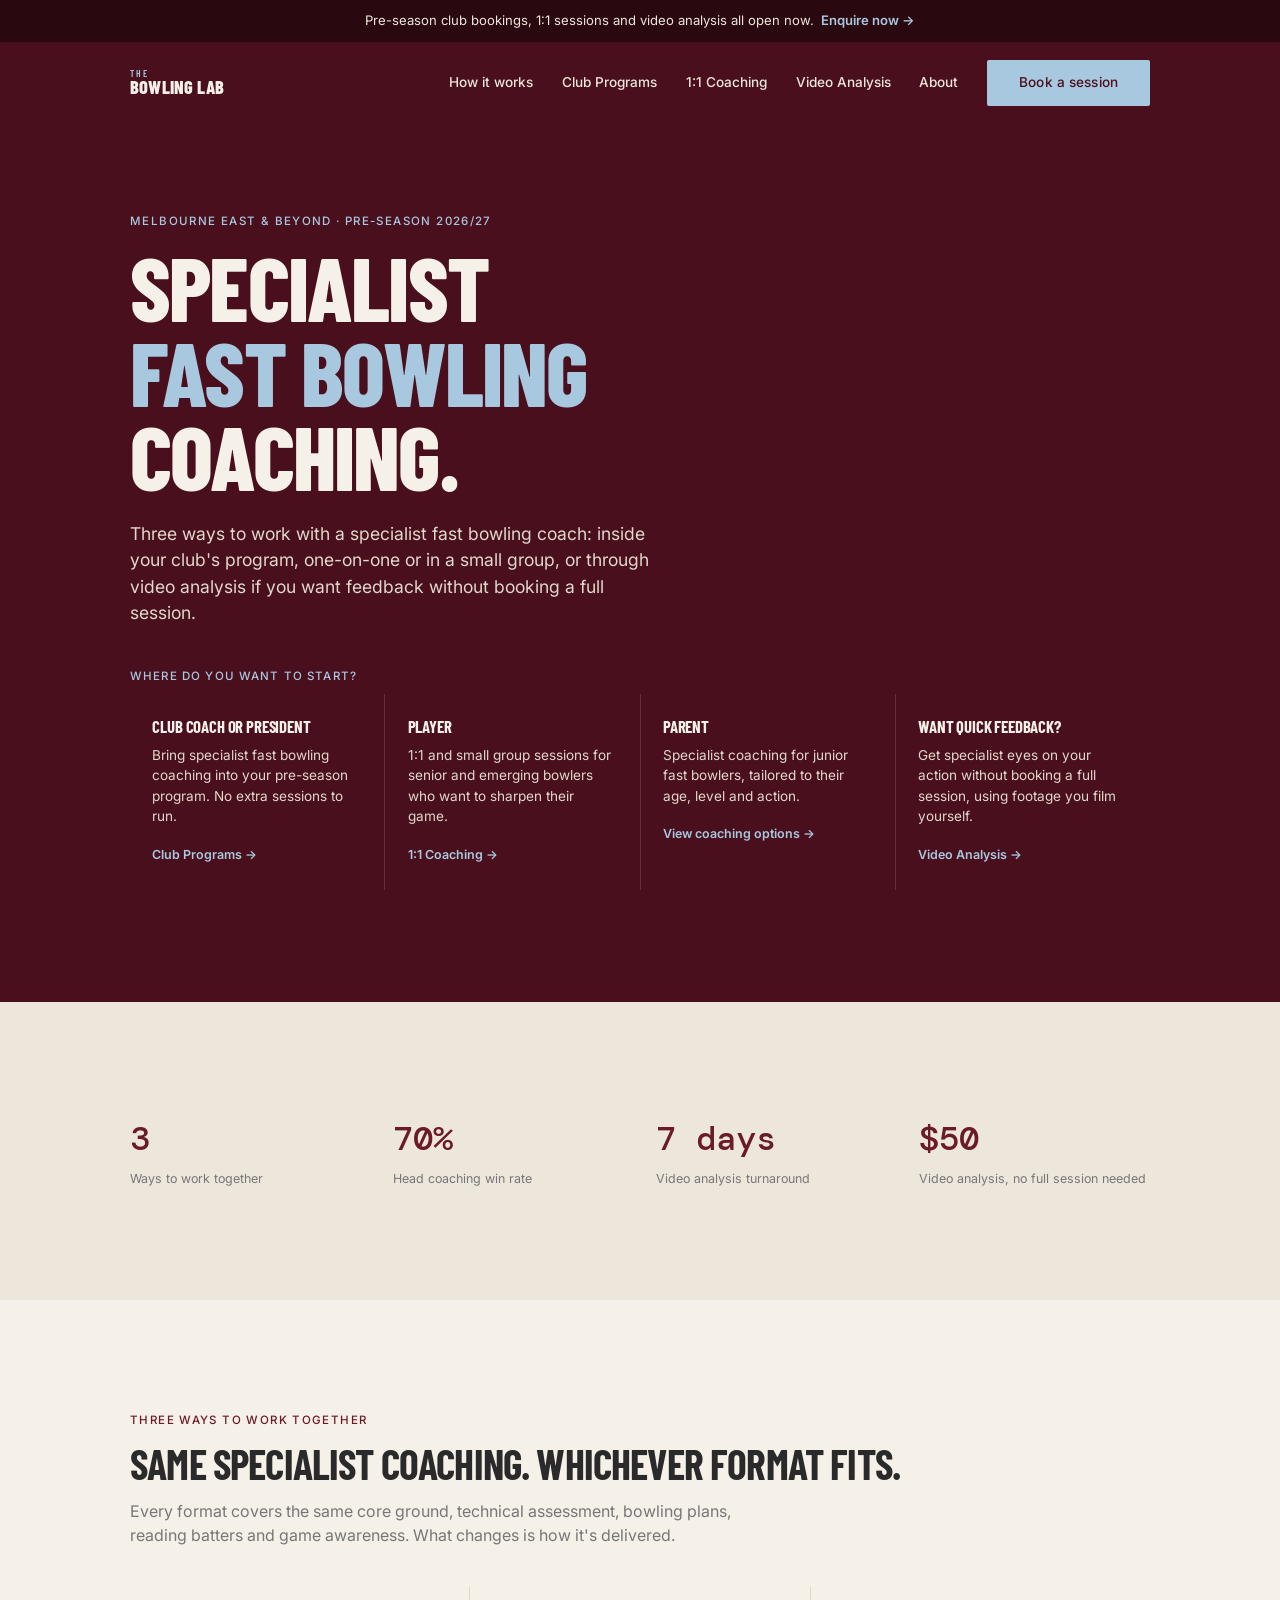
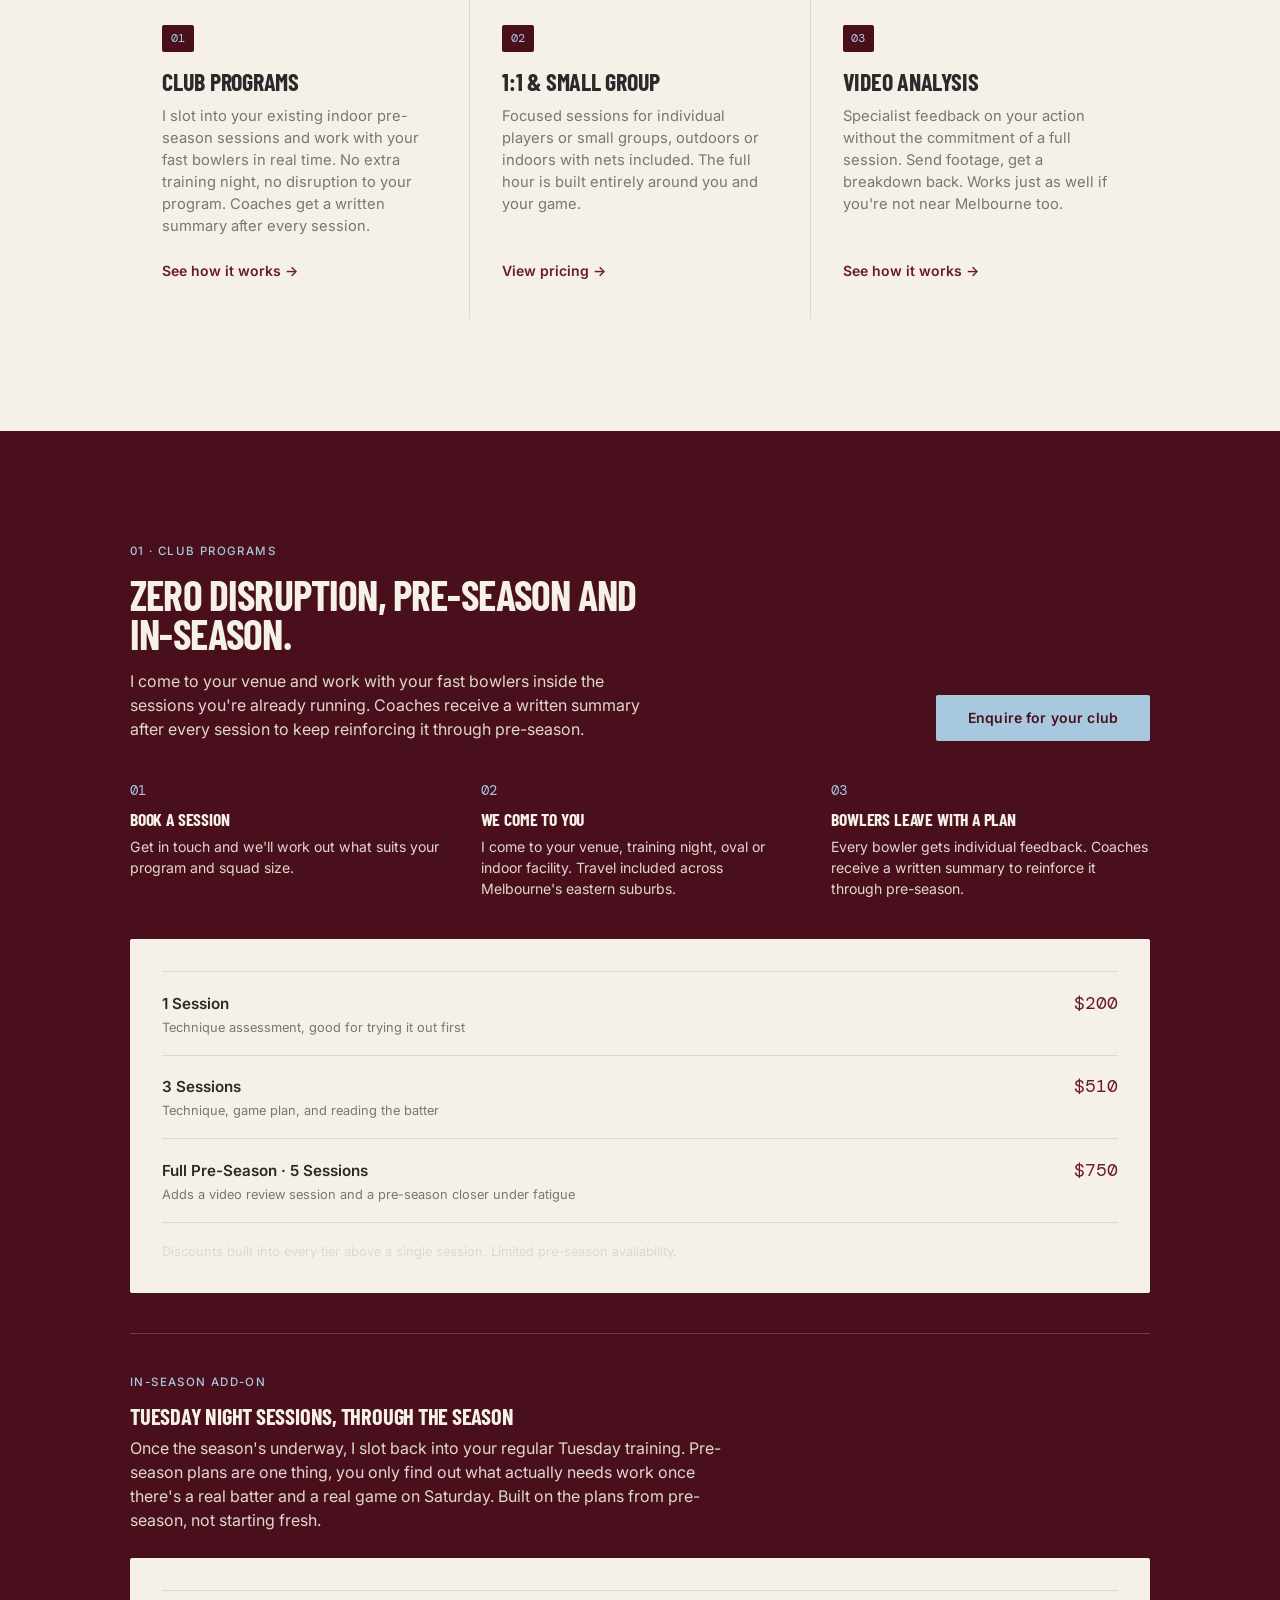
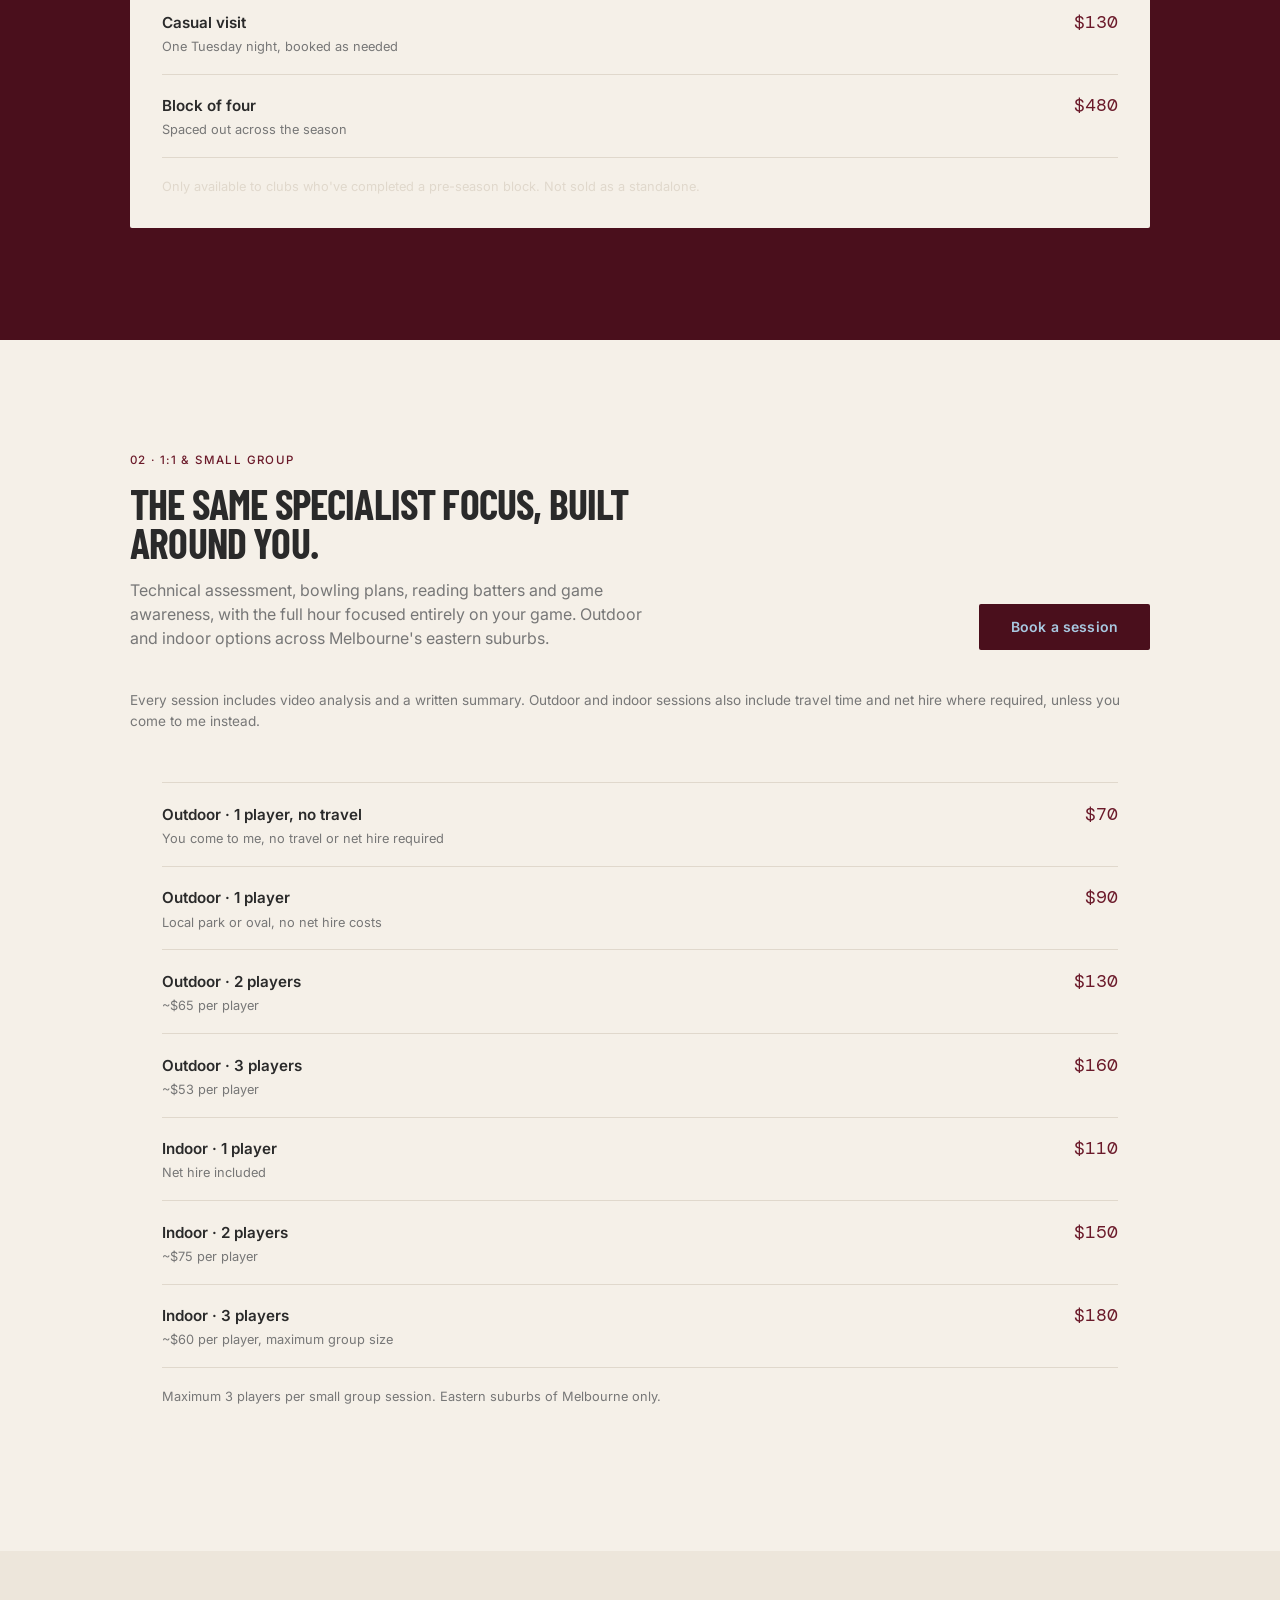
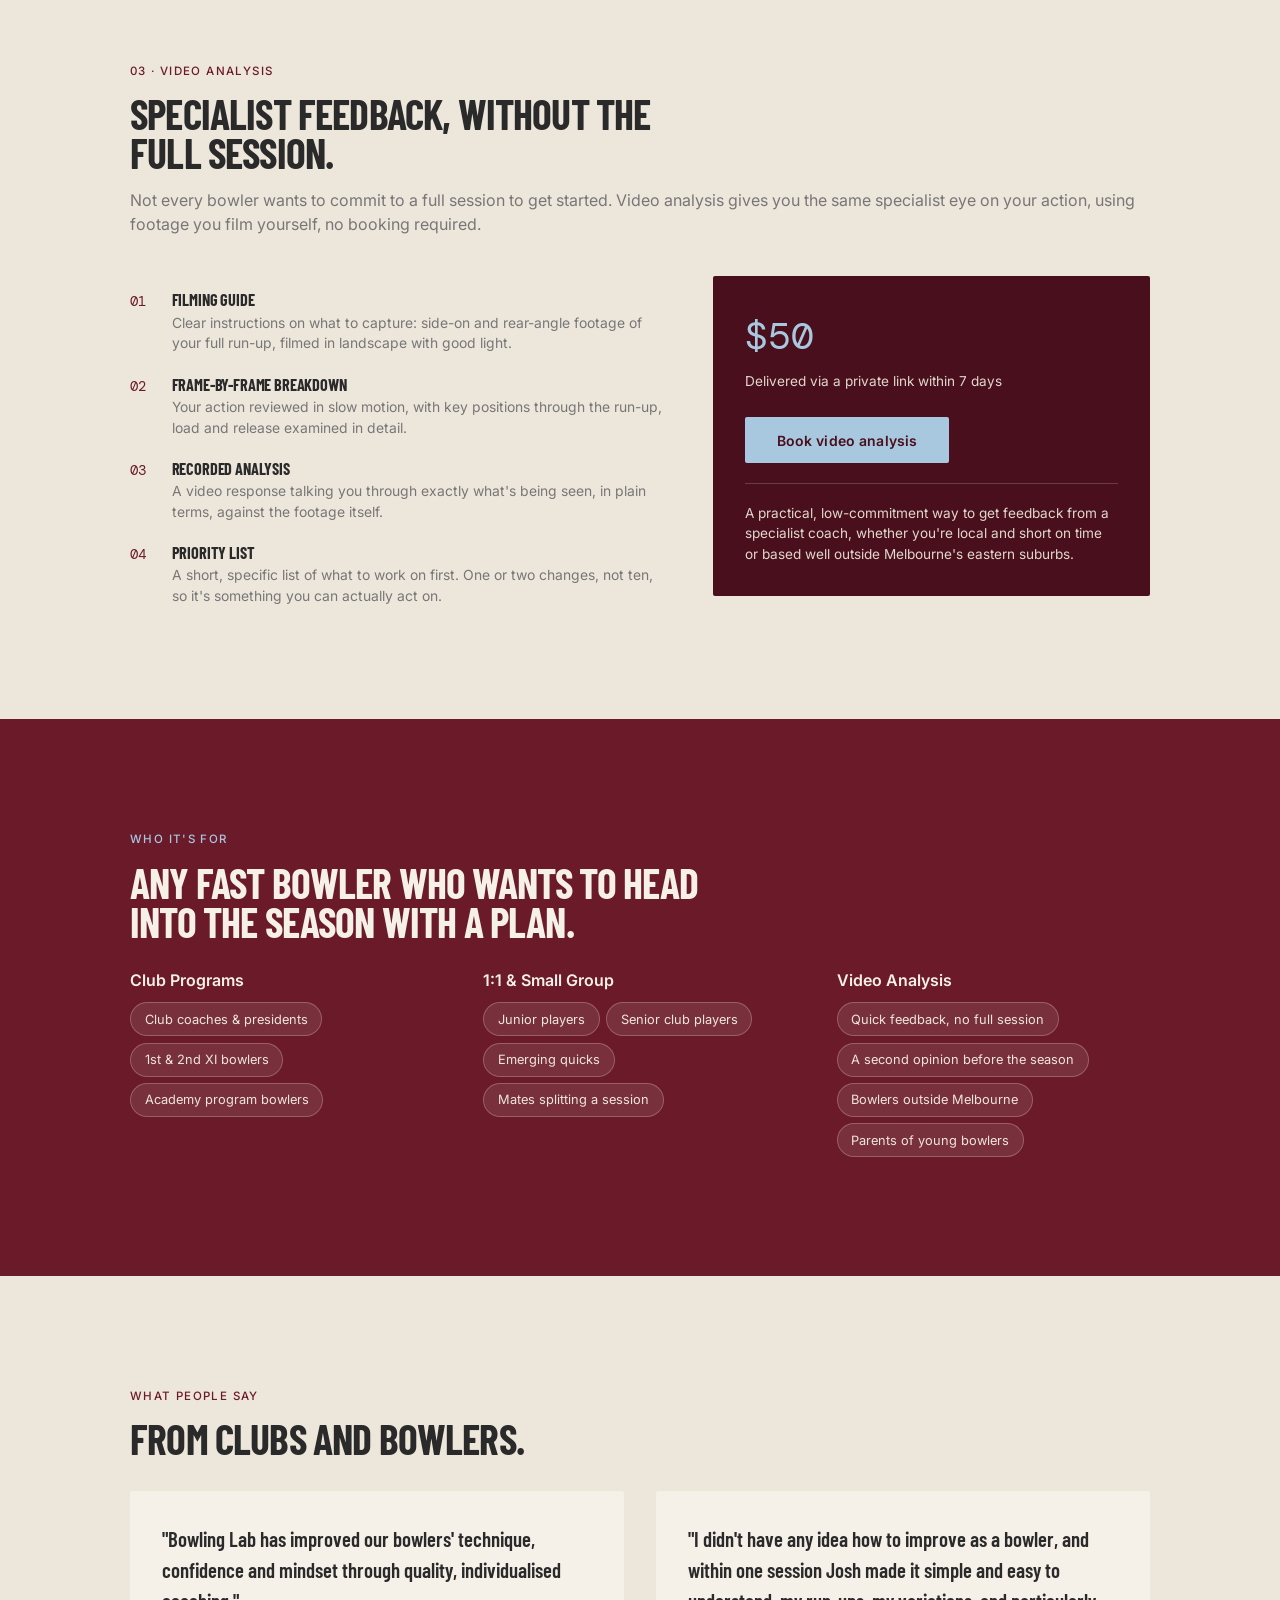
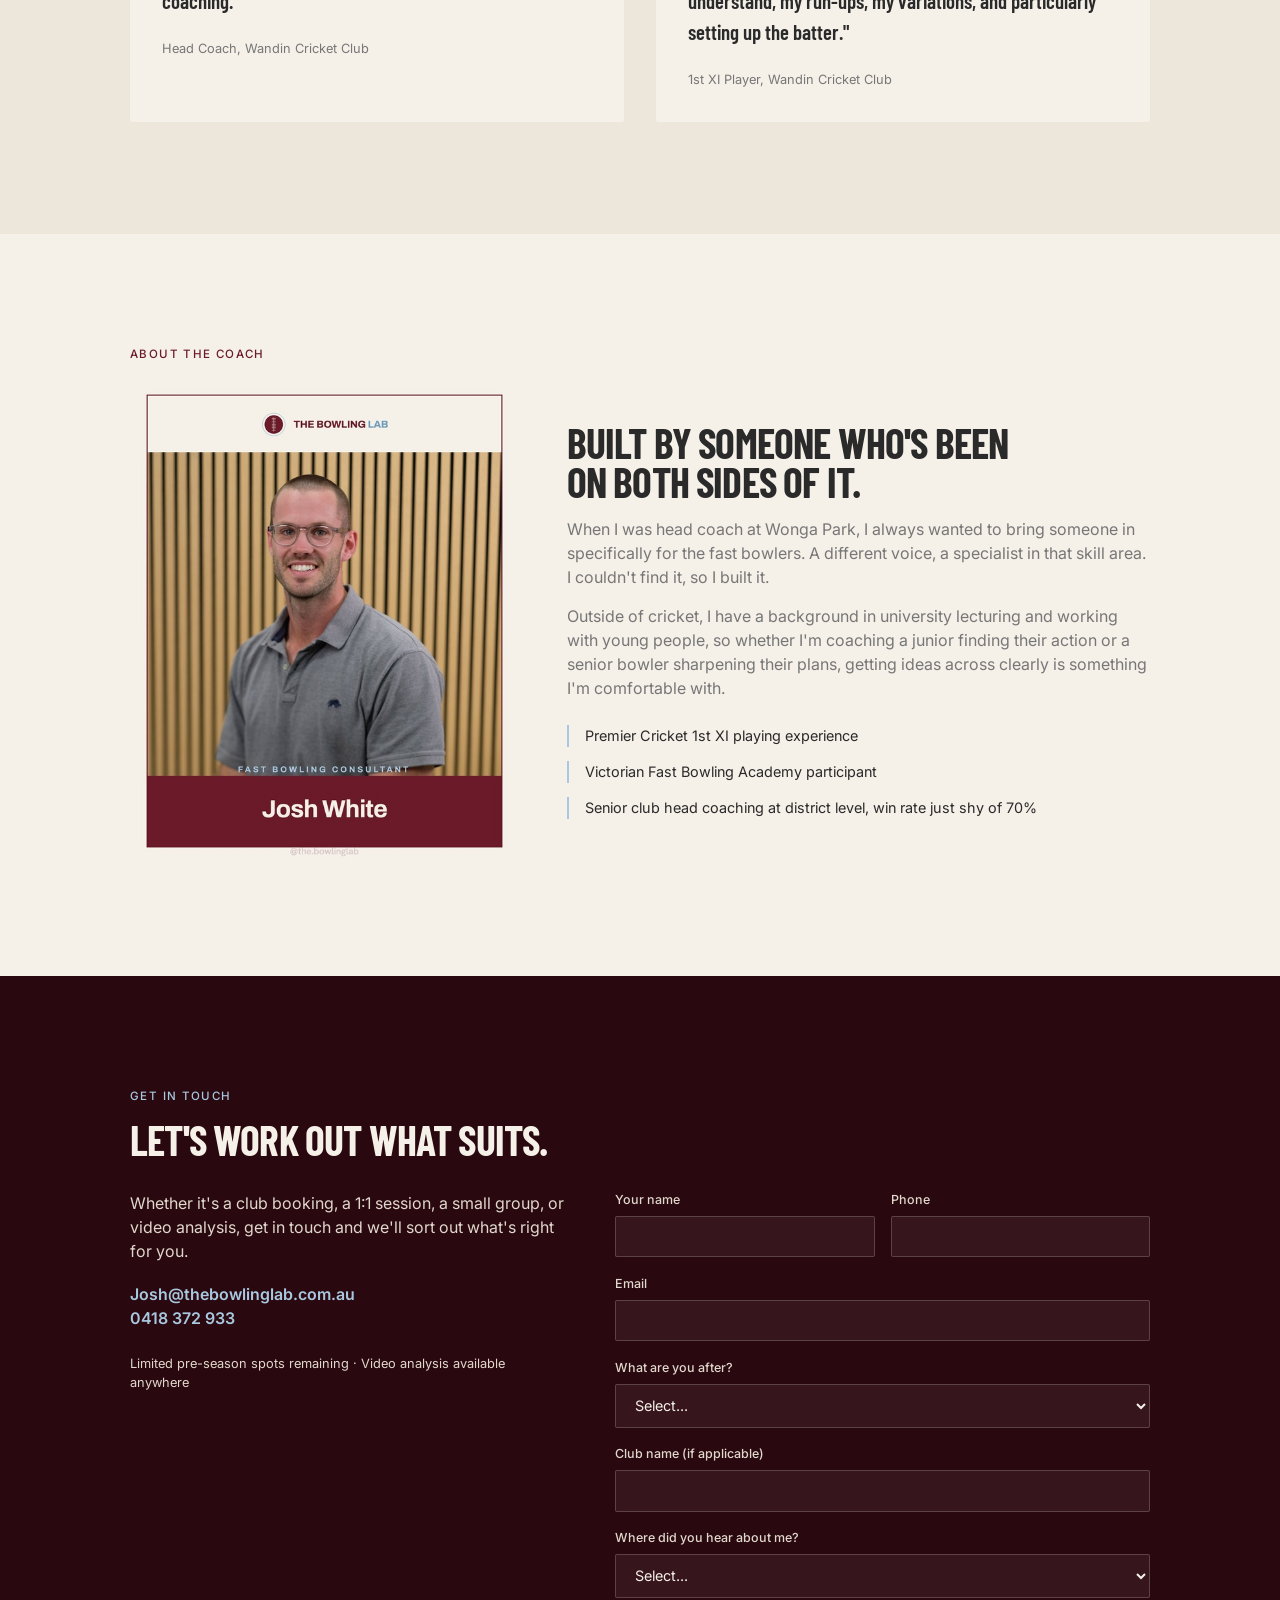
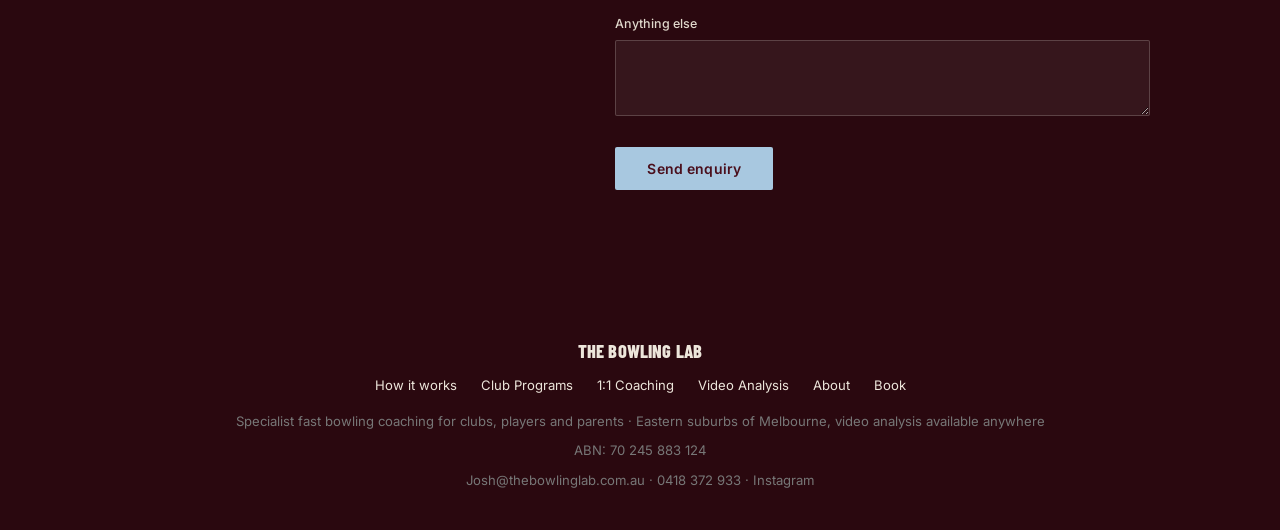
<file: index.html>
<!DOCTYPE html>
<html lang="en">
<head>
<meta charset="UTF-8">
<meta name="viewport" content="width=device-width, initial-scale=1.0">
<title>The Bowling Lab — Specialist Fast Bowling Coaching, Melbourne East</title>
<meta name="description" content="Specialist fast bowling coaching for clubs, players and parents across Melbourne's eastern suburbs, plus video analysis for bowlers anywhere. Club pre-season sessions, 1:1 coaching, small groups and remote video review.">
<link rel="preconnect" href="https://fonts.googleapis.com">
<link rel="preconnect" href="https://fonts.gstatic.com" crossorigin>
<link href="https://fonts.googleapis.com/css2?family=Barlow+Condensed:wght@500;600;700;800&family=Inter:wght@400;500;600;700&family=DM+Mono:wght@400;500&display=swap" rel="stylesheet">
<style>
  :root{
    --maroon:#6B1A2A; --deep:#4A0F1C; --darkest:#2A080F;
    --cream:#F5F0E8; --off:#EDE6DB; --light:#E0D8CC;
    --grey:#2A2A2A; --mid:#777777; --blue:#A8C8E0;
    --font-display:'Barlow Condensed',sans-serif;
    --font-body:'Inter',sans-serif;
    --font-mono:'DM Mono',monospace;
    --max:1100px;
    --sec:clamp(4rem,9vw,7rem);
    --pad:clamp(1.25rem,5vw,2.5rem);
  }
  *{box-sizing:border-box;margin:0;padding:0;}
  body{font-family:var(--font-body);color:var(--grey);background:var(--cream);line-height:1.5;-webkit-font-smoothing:antialiased;}
  img{max-width:100%;display:block;}
  a{color:inherit;text-decoration:none;}
  .wrap{max-width:var(--max);margin:0 auto;padding-left:var(--pad);padding-right:var(--pad);}
  section{padding-top:var(--sec);padding-bottom:var(--sec);}
  h1,h2,h3{font-family:var(--font-display);font-weight:800;text-transform:uppercase;letter-spacing:-0.02em;line-height:0.94;}
  h2{font-size:clamp(2rem,4.2vw,2.6rem);font-weight:700;margin-bottom:1rem;}
  h3{font-size:1.35rem;font-weight:700;letter-spacing:-0.01em;}
  .eyebrow{font-family:var(--font-body);font-size:0.72rem;font-weight:500;letter-spacing:0.12em;text-transform:uppercase;color:var(--blue);margin-bottom:0.9rem;display:block;}
  .eyebrow.dark{color:var(--maroon);}
  p{color:var(--mid);}
  .btn{display:inline-block;font-family:var(--font-body);font-size:0.875rem;font-weight:600;letter-spacing:0.01em;padding:0.8rem 2rem;border-radius:2px;background:var(--blue);color:var(--deep);border:none;cursor:pointer;transition:opacity .15s ease;}
  .btn:hover{opacity:0.88;}
  .btn-outline{background:transparent;border:1.5px solid var(--blue);color:var(--blue);}
  .btn-dark{background:var(--deep);color:var(--blue);}
  .link-arrow{font-family:var(--font-body);font-size:0.875rem;font-weight:600;color:var(--blue);}
  .navlinks a.btn{color:var(--deep);}
  section.on-dark{background:var(--deep);color:var(--cream);}
  section.on-dark p{color:var(--light);}
  section.on-dark h2{color:var(--cream);}
  section.on-maroon{background:var(--maroon);color:var(--cream);}
  section.on-maroon p{color:var(--off);}
  section.on-off{background:var(--off);}
  section.on-darkest{background:var(--darkest);color:var(--cream);}
  section.on-darkest p{color:var(--light);}

  /* Announcement */
  .announce{background:var(--darkest);color:var(--off);font-family:var(--font-body);font-size:0.82rem;text-align:center;padding:0.7rem var(--pad);}
  .announce a{color:var(--blue);font-weight:600;margin-left:0.4rem;}

  /* Nav */
  nav{background:var(--deep);position:sticky;top:0;z-index:50;}
  .navrow{max-width:var(--max);margin:0 auto;padding:1.1rem var(--pad);display:flex;align-items:center;justify-content:space-between;}
  .logo{font-family:var(--font-display);color:var(--cream);line-height:1;}
  .logo small{display:block;font-size:0.6rem;letter-spacing:0.2em;color:var(--blue);font-weight:600;}
  .logo strong{display:block;font-size:1.15rem;font-weight:800;letter-spacing:0.01em;}
  .navlinks{display:flex;align-items:center;}
  .navlinks a{margin-right:1.8rem;}
  .navlinks a:last-child{margin-right:0;}
  .navlinks a{font-family:var(--font-body);font-size:0.85rem;font-weight:500;color:var(--off);}
  .navlinks a:hover{color:var(--blue);}
  @media (max-width:900px){.navlinks a:not(.btn){display:none;}}

  /* Hero */
  .hero{background:var(--deep);color:var(--cream);position:relative;overflow:hidden;padding-top:calc(var(--sec) * 0.8);}
  .hero .wrap{position:relative;z-index:2;}
  .hero h1{font-size:clamp(2.6rem,7.4vw,5.6rem);color:var(--cream);}
  .hero h1 .blue{color:var(--blue);}
  .hero .lede{max-width:540px;font-size:1.1rem;color:var(--light);margin:1.5rem 0 2.2rem;}
  .hero-start-label{font-family:var(--font-body);font-size:0.72rem;font-weight:500;letter-spacing:0.1em;text-transform:uppercase;color:var(--blue);margin-bottom:1rem;}
  .paths{display:grid;grid-template-columns:repeat(4,1fr);gap:1px;background:rgba(245,240,232,0.15);margin-top:0.5rem;}
  .path-card{background:var(--deep);padding:1.6rem 1.4rem;}
  .path-card h3{color:var(--cream);font-size:1.05rem;margin-bottom:0.6rem;}
  .path-card p{font-size:0.85rem;color:var(--light);margin-bottom:0.9rem;}
  .path-card .link-arrow{font-size:0.78rem;}
  .pillar-card .link-arrow{color:var(--maroon);}
  @media (max-width:820px){.paths{grid-template-columns:1fr 1fr;}}
  @media (max-width:520px){.paths{grid-template-columns:1fr;}}

  /* Stats */
  .stats{background:var(--off);}
  .stats-grid{display:grid;grid-template-columns:repeat(4,1fr);gap:2rem;text-align:left;}
  .stat-num{font-family:var(--font-mono);font-size:2.1rem;color:var(--maroon);font-weight:500;}
  .stat-label{font-family:var(--font-body);font-size:0.78rem;color:var(--mid);margin-top:0.3rem;}
  @media (max-width:780px){.stats-grid{grid-template-columns:1fr 1fr;row-gap:2rem;}}

  /* Pillars */
  .pillars-grid{display:grid;grid-template-columns:repeat(3,1fr);gap:1px;background:var(--light);margin-top:2.5rem;}
  .pillar-card{background:var(--cream);padding:2.4rem 2rem;display:flex;flex-direction:column;}
  .pillar-num{font-family:var(--font-mono);font-size:0.78rem;color:var(--blue);background:var(--deep);display:inline-block;padding:0.25rem 0.55rem;border-radius:2px;margin-bottom:1.2rem;width:fit-content;}
  .pillar-card h3{font-size:1.5rem;margin-bottom:0.7rem;}
  .pillar-card p{font-size:0.92rem;margin-bottom:1.4rem;flex-grow:1;}
  @media (max-width:820px){.pillars-grid{grid-template-columns:1fr;}}

  /* Methodology */
  .method-grid{display:grid;grid-template-columns:repeat(4,1fr);gap:2rem;margin-top:2.5rem;}
  .method-item h3{font-size:1.1rem;margin-bottom:0.5rem;}
  .method-item p{font-size:0.88rem;}
  @media (max-width:820px){.method-grid{grid-template-columns:1fr 1fr;}}
  @media (max-width:520px){.method-grid{grid-template-columns:1fr;}}

  /* Offer section shared layout */
  .offer-head{display:flex;justify-content:space-between;align-items:flex-end;gap:2rem;flex-wrap:wrap;margin-bottom:2.5rem;}
  .offer-head .lede{max-width:520px;font-size:1rem;}
  .steps{display:grid;grid-template-columns:repeat(3,1fr);gap:2rem;margin-bottom:2.5rem;}
  .step .stepnum{font-family:var(--font-mono);font-size:0.85rem;color:var(--blue);margin-bottom:0.6rem;display:block;}
  .step h3{font-size:1.1rem;margin-bottom:0.5rem;color:var(--cream);}
  .step p{font-size:0.88rem;}
  @media (max-width:780px){.steps{grid-template-columns:1fr;}}

  .price-row{display:flex;justify-content:space-between;align-items:baseline;border-top:1px solid var(--light);padding:1.1rem 0;font-family:var(--font-body);}
  .price-row:last-of-type{border-bottom:1px solid var(--light);}
  .price-row .plabel{font-weight:600;font-size:0.95rem;color:var(--grey);}
  .price-row .pnote{font-size:0.8rem;color:var(--mid);display:block;margin-top:0.15rem;}
  .price-row .pval{font-family:var(--font-mono);font-size:1.1rem;color:var(--maroon);}
  .price-box{background:var(--cream);padding:2rem;border-radius:2px;}
  .fine{font-size:0.8rem;color:var(--mid);margin-top:1.2rem;}

  .vid-grid{display:grid;grid-template-columns:1.1fr 0.9fr;gap:3rem;align-items:start;}
  @media (max-width:820px){.vid-grid{grid-template-columns:1fr;}}
  .vid-steps{display:flex;flex-direction:column;gap:1.4rem;margin-top:1rem;}
  .vid-step{display:flex;gap:1rem;}
  .vid-step .n{font-family:var(--font-mono);font-size:0.85rem;color:var(--maroon);flex-shrink:0;width:1.6rem;}
  .vid-step h3{font-size:1.02rem;margin-bottom:0.3rem;}
  .vid-step p{font-size:0.87rem;}
  .vid-price{background:var(--deep);color:var(--cream);padding:2rem;border-radius:2px;}
  .vid-price .amount{font-family:var(--font-mono);font-size:2.4rem;color:var(--blue);}
  .vid-price .turnaround{font-size:0.85rem;color:var(--light);margin-top:0.3rem;}
  .vid-geo{font-size:0.85rem;color:var(--light);margin-top:1.2rem;padding-top:1.2rem;border-top:1px solid rgba(245,240,232,0.2);}

  /* Who chips grouped */
  .who-groups{display:grid;grid-template-columns:repeat(3,1fr);gap:2.5rem;margin-top:2rem;}
  .who-group h3{font-size:1rem;color:var(--cream);margin-bottom:0.9rem;font-family:var(--font-body);text-transform:none;font-weight:600;letter-spacing:0;}
  .chip{display:inline-block;background:rgba(245,240,232,0.1);border:1px solid rgba(245,240,232,0.25);color:var(--off);font-size:0.8rem;padding:0.4rem 0.85rem;border-radius:20px;margin:0 0.4rem 0.4rem 0;}
  @media (max-width:820px){.who-groups{grid-template-columns:1fr;}}

  /* Testimonials */
  .testi-grid{display:grid;grid-template-columns:1fr 1fr;gap:2rem;margin-top:2rem;}
  .testi{background:var(--cream);padding:2rem;border-radius:2px;}
  .testi q{font-family:var(--font-display);font-size:1.3rem;font-weight:600;text-transform:none;letter-spacing:0;display:block;margin-bottom:1.2rem;color:var(--grey);font-style:normal;}
  .testi q::before,.testi q::after{content:none;}
  .testi cite{font-family:var(--font-body);font-size:0.8rem;color:var(--mid);font-style:normal;}
  @media (max-width:780px){.testi-grid{grid-template-columns:1fr;}}

  /* About */
  .about-grid{display:grid;grid-template-columns:0.8fr 1.2fr;gap:3rem;align-items:center;}
  .about-grid img{border-radius:2px;}
  .about-stats{display:flex;flex-direction:column;gap:0.9rem;margin-top:1.6rem;}
  .about-stat{font-size:0.9rem;padding-left:1rem;border-left:2px solid var(--blue);}
  @media (max-width:780px){.about-grid{grid-template-columns:1fr;}}

  /* Contact */
  .contact-grid{display:grid;grid-template-columns:0.9fr 1.1fr;gap:3rem;}
  .contact-grid label{display:block;font-size:0.78rem;color:var(--light);margin-bottom:0.4rem;font-weight:500;}
  .contact-grid input,.contact-grid select,.contact-grid textarea{width:100%;background:rgba(245,240,232,0.06);border:1px solid rgba(245,240,232,0.2);color:var(--cream);padding:0.7rem 0.9rem;border-radius:2px;font-family:var(--font-body);font-size:0.9rem;margin-bottom:1.1rem;}
  .field-row{display:grid;grid-template-columns:1fr 1fr;gap:1rem;}
  @media (max-width:780px){.contact-grid{grid-template-columns:1fr;}}

  footer{background:var(--darkest);color:var(--light);padding:2.5rem var(--pad);text-align:center;font-size:0.82rem;}
  footer .flinks{display:flex;justify-content:center;margin:1rem 0;flex-wrap:wrap;}
  footer .flinks a{margin:0 0.75rem;}
  footer .flinks a{color:var(--off);}
</style>
</head>
<body>

<div class="announce">Pre-season club bookings, 1:1 sessions and video analysis all open now.<a href="#contact">Enquire now →</a></div>

<nav>
  <div class="navrow">
    <div class="logo"><small>THE</small><strong>BOWLING LAB</strong></div>
    <div class="navlinks">
      <a href="#how">How it works</a>
      <a href="#club">Club Programs</a>
      <a href="#one-to-one">1:1 Coaching</a>
      <a href="#video-analysis">Video Analysis</a>
      <a href="#about">About</a>
      <a href="#contact" class="btn">Book a session</a>
    </div>
  </div>
</nav>

<!-- HERO -->
<section class="hero">
  <div class="wrap">
    <span class="eyebrow">Melbourne East &amp; Beyond · Pre-Season 2026/27</span>
    <h1>Specialist<br><span class="blue">fast bowling</span><br>coaching.</h1>
    <p class="lede">Three ways to work with a specialist fast bowling coach: inside your club's program, one-on-one or in a small group, or through video analysis if you want feedback without booking a full session.</p>
    <span class="hero-start-label">Where do you want to start?</span>
    <div class="paths">
      <div class="path-card">
        <h3>Club coach or president</h3>
        <p>Bring specialist fast bowling coaching into your pre-season program. No extra sessions to run.</p>
        <a class="link-arrow" href="#club">Club Programs →</a>
      </div>
      <div class="path-card">
        <h3>Player</h3>
        <p>1:1 and small group sessions for senior and emerging bowlers who want to sharpen their game.</p>
        <a class="link-arrow" href="#one-to-one">1:1 Coaching →</a>
      </div>
      <div class="path-card">
        <h3>Parent</h3>
        <p>Specialist coaching for junior fast bowlers, tailored to their age, level and action.</p>
        <a class="link-arrow" href="#one-to-one">View coaching options →</a>
      </div>
      <div class="path-card">
        <h3>Want quick feedback?</h3>
        <p>Get specialist eyes on your action without booking a full session, using footage you film yourself.</p>
        <a class="link-arrow" href="#video-analysis">Video Analysis →</a>
      </div>
    </div>
  </div>
</section>

<!-- STATS -->
<section class="stats">
  <div class="wrap">
    <div class="stats-grid">
      <div><div class="stat-num">3</div><div class="stat-label">Ways to work together</div></div>
      <div><div class="stat-num">70%</div><div class="stat-label">Head coaching win rate</div></div>
      <div><div class="stat-num">7 days</div><div class="stat-label">Video analysis turnaround</div></div>
      <div><div class="stat-num">$50</div><div class="stat-label">Video analysis, no full session needed</div></div>
    </div>
  </div>
</section>

<!-- THREE PILLARS -->
<section id="how">
  <div class="wrap">
    <span class="eyebrow dark">Three ways to work together</span>
    <h2>Same specialist coaching. Whichever format fits.</h2>
    <p style="max-width:620px">Every format covers the same core ground, technical assessment, bowling plans, reading batters and game awareness. What changes is how it's delivered.</p>
    <div class="pillars-grid">
      <div class="pillar-card">
        <span class="pillar-num">01</span>
        <h3>Club Programs</h3>
        <p>I slot into your existing indoor pre-season sessions and work with your fast bowlers in real time. No extra training night, no disruption to your program. Coaches get a written summary after every session.</p>
        <a class="link-arrow" href="#club">See how it works →</a>
      </div>
      <div class="pillar-card">
        <span class="pillar-num">02</span>
        <h3>1:1 &amp; Small Group</h3>
        <p>Focused sessions for individual players or small groups, outdoors or indoors with nets included. The full hour is built entirely around you and your game.</p>
        <a class="link-arrow" href="#one-to-one">View pricing →</a>
      </div>
      <div class="pillar-card">
        <span class="pillar-num">03</span>
        <h3>Video Analysis</h3>
        <p>Specialist feedback on your action without the commitment of a full session. Send footage, get a breakdown back. Works just as well if you're not near Melbourne too.</p>
        <a class="link-arrow" href="#video-analysis">See how it works →</a>
      </div>
    </div>
  </div>
</section>

<!-- CLUB PROGRAMS -->
<section id="club" class="on-dark">
  <div class="wrap">
    <div class="offer-head">
      <div>
        <span class="eyebrow">01 · Club Programs</span>
        <h2 style="max-width:520px">Zero disruption, pre-season and in-season.</h2>
        <p class="lede">I come to your venue and work with your fast bowlers inside the sessions you're already running. Coaches receive a written summary after every session to keep reinforcing it through pre-season.</p>
      </div>
      <a href="#contact" class="btn">Enquire for your club</a>
    </div>

    <div class="steps">
      <div class="step">
        <span class="stepnum">01</span>
        <h3>Book a session</h3>
        <p>Get in touch and we'll work out what suits your program and squad size.</p>
      </div>
      <div class="step">
        <span class="stepnum">02</span>
        <h3>We come to you</h3>
        <p>I come to your venue, training night, oval or indoor facility. Travel included across Melbourne's eastern suburbs.</p>
      </div>
      <div class="step">
        <span class="stepnum">03</span>
        <h3>Bowlers leave with a plan</h3>
        <p>Every bowler gets individual feedback. Coaches receive a written summary to reinforce it through pre-season.</p>
      </div>
    </div>

    <div class="price-box">
      <div class="price-row"><div><span class="plabel">1 Session</span><span class="pnote">Technique assessment, good for trying it out first</span></div><span class="pval">$200</span></div>
      <div class="price-row"><div><span class="plabel">3 Sessions</span><span class="pnote">Technique, game plan, and reading the batter</span></div><span class="pval">$510</span></div>
      <div class="price-row"><div><span class="plabel">Full Pre-Season · 5 Sessions</span><span class="pnote">Adds a video review session and a pre-season closer under fatigue</span></div><span class="pval">$750</span></div>
      <p class="fine">Discounts built into every tier above a single session. Limited pre-season availability.</p>
    </div>

    <div id="tuesday-nights" style="margin-top:2.5rem;padding-top:2.5rem;border-top:1px solid rgba(245,240,232,0.2);">
      <span class="eyebrow">In-season add-on</span>
      <h3 style="color:var(--cream);font-size:1.4rem;margin-bottom:0.6rem;">Tuesday night sessions, through the season</h3>
      <p style="max-width:600px;margin-bottom:1.6rem;">Once the season's underway, I slot back into your regular Tuesday training. Pre-season plans are one thing, you only find out what actually needs work once there's a real batter and a real game on Saturday. Built on the plans from pre-season, not starting fresh.</p>
      <div class="price-box">
        <div class="price-row"><div><span class="plabel">Casual visit</span><span class="pnote">One Tuesday night, booked as needed</span></div><span class="pval">$130</span></div>
        <div class="price-row"><div><span class="plabel">Block of four</span><span class="pnote">Spaced out across the season</span></div><span class="pval">$480</span></div>
        <p class="fine">Only available to clubs who've completed a pre-season block. Not sold as a standalone.</p>
      </div>
    </div>
  </div>
</section>

<!-- 1:1 & SMALL GROUP -->
<section id="one-to-one">
  <div class="wrap">
    <div class="offer-head">
      <div>
        <span class="eyebrow dark">02 · 1:1 &amp; Small Group</span>
        <h2 style="max-width:520px">The same specialist focus, built around you.</h2>
        <p class="lede">Technical assessment, bowling plans, reading batters and game awareness, with the full hour focused entirely on your game. Outdoor and indoor options across Melbourne's eastern suburbs.</p>
      </div>
      <a href="#contact" class="btn btn-dark">Book a session</a>
    </div>

    <p style="font-size:0.85rem;color:var(--mid);margin-bottom:1.2rem;">Every session includes video analysis and a written summary. Outdoor and indoor sessions also include travel time and net hire where required, unless you come to me instead.</p>

    <div class="price-box">
      <div class="price-row"><div><span class="plabel">Outdoor · 1 player, no travel</span><span class="pnote">You come to me, no travel or net hire required</span></div><span class="pval">$70</span></div>
      <div class="price-row"><div><span class="plabel">Outdoor · 1 player</span><span class="pnote">Local park or oval, no net hire costs</span></div><span class="pval">$90</span></div>
      <div class="price-row"><div><span class="plabel">Outdoor · 2 players</span><span class="pnote">~$65 per player</span></div><span class="pval">$130</span></div>
      <div class="price-row"><div><span class="plabel">Outdoor · 3 players</span><span class="pnote">~$53 per player</span></div><span class="pval">$160</span></div>
      <div class="price-row"><div><span class="plabel">Indoor · 1 player</span><span class="pnote">Net hire included</span></div><span class="pval">$110</span></div>
      <div class="price-row"><div><span class="plabel">Indoor · 2 players</span><span class="pnote">~$75 per player</span></div><span class="pval">$150</span></div>
      <div class="price-row"><div><span class="plabel">Indoor · 3 players</span><span class="pnote">~$60 per player, maximum group size</span></div><span class="pval">$180</span></div>
      <p class="fine">Maximum 3 players per small group session. Eastern suburbs of Melbourne only.</p>
    </div>
  </div>
</section>

<!-- VIDEO ANALYSIS -->
<section id="video-analysis" class="on-off">
  <div class="wrap">
    <span class="eyebrow dark">03 · Video Analysis</span>
    <h2 style="max-width:560px">Specialist feedback, without the full session.</h2>
    <p class="lede" style="margin-bottom:2.5rem;">Not every bowler wants to commit to a full session to get started. Video analysis gives you the same specialist eye on your action, using footage you film yourself, no booking required.</p>

    <div class="vid-grid">
      <div>
        <div class="vid-steps">
          <div class="vid-step">
            <span class="n">01</span>
            <div><h3>Filming guide</h3><p>Clear instructions on what to capture: side-on and rear-angle footage of your full run-up, filmed in landscape with good light.</p></div>
          </div>
          <div class="vid-step">
            <span class="n">02</span>
            <div><h3>Frame-by-frame breakdown</h3><p>Your action reviewed in slow motion, with key positions through the run-up, load and release examined in detail.</p></div>
          </div>
          <div class="vid-step">
            <span class="n">03</span>
            <div><h3>Recorded analysis</h3><p>A video response talking you through exactly what's being seen, in plain terms, against the footage itself.</p></div>
          </div>
          <div class="vid-step">
            <span class="n">04</span>
            <div><h3>Priority list</h3><p>A short, specific list of what to work on first. One or two changes, not ten, so it's something you can actually act on.</p></div>
          </div>
        </div>
      </div>
      <div class="vid-price">
        <div class="amount">$50</div>
        <div class="turnaround">Delivered via a private link within 7 days</div>
        <a href="#contact" class="btn" style="margin-top:1.6rem;">Book video analysis</a>
        <p class="vid-geo">A practical, low-commitment way to get feedback from a specialist coach, whether you're local and short on time or based well outside Melbourne's eastern suburbs.</p>
      </div>
    </div>
  </div>
</section>

<!-- WHO IT'S FOR -->
<section class="on-maroon">
  <div class="wrap">
    <span class="eyebrow">Who it's for</span>
    <h2 style="color:var(--cream);max-width:600px">Any fast bowler who wants to head into the season with a plan.</h2>
    <div class="who-groups">
      <div class="who-group">
        <h3>Club Programs</h3>
        <span class="chip">Club coaches &amp; presidents</span><span class="chip">1st &amp; 2nd XI bowlers</span><span class="chip">Academy program bowlers</span>
      </div>
      <div class="who-group">
        <h3>1:1 &amp; Small Group</h3>
        <span class="chip">Junior players</span><span class="chip">Senior club players</span><span class="chip">Emerging quicks</span><span class="chip">Mates splitting a session</span>
      </div>
      <div class="who-group">
        <h3>Video Analysis</h3>
        <span class="chip">Quick feedback, no full session</span><span class="chip">A second opinion before the season</span><span class="chip">Bowlers outside Melbourne</span><span class="chip">Parents of young bowlers</span>
      </div>
    </div>
  </div>
</section>

<!-- TESTIMONIALS -->
<section class="on-off">
  <div class="wrap">
    <span class="eyebrow dark">What people say</span>
    <h2>From clubs and bowlers.</h2>
    <div class="testi-grid">
      <div class="testi">
        <q>"Bowling Lab has improved our bowlers' technique, confidence and mindset through quality, individualised coaching."</q>
        <cite>Head Coach, Wandin Cricket Club</cite>
      </div>
      <div class="testi">
        <q>"I didn't have any idea how to improve as a bowler, and within one session Josh made it simple and easy to understand, my run-ups, my variations, and particularly setting up the batter."</q>
        <cite>1st XI Player, Wandin Cricket Club</cite>
      </div>
    </div>
  </div>
</section>

<!-- ABOUT -->
<section id="about">
  <div class="wrap">
    <span class="eyebrow dark">About the coach</span>
    <div class="about-grid">
      <img src="[data-uri]" alt="Josh White, The Bowling Lab">
      <div>
        <h2 style="max-width:480px">Built by someone who's been on both sides of it.</h2>
        <p>When I was head coach at Wonga Park, I always wanted to bring someone in specifically for the fast bowlers. A different voice, a specialist in that skill area. I couldn't find it, so I built it.</p>
        <p style="margin-top:0.9rem;">Outside of cricket, I have a background in university lecturing and working with young people, so whether I'm coaching a junior finding their action or a senior bowler sharpening their plans, getting ideas across clearly is something I'm comfortable with.</p>
        <div class="about-stats">
          <div class="about-stat">Premier Cricket 1st XI playing experience</div>
          <div class="about-stat">Victorian Fast Bowling Academy participant</div>
          <div class="about-stat">Senior club head coaching at district level, win rate just shy of 70%</div>
        </div>
      </div>
    </div>
  </div>
</section>

<!-- CONTACT -->
<section id="contact" class="on-darkest">
  <div class="wrap">
    <span class="eyebrow">Get in touch</span>
    <h2 style="color:var(--cream)">Let's work out what suits.</h2>
    <div class="contact-grid" style="margin-top:2rem;">
      <div>
        <p style="margin-bottom:1.2rem;">Whether it's a club booking, a 1:1 session, a small group, or video analysis, get in touch and we'll sort out what's right for you.</p>
        <p style="color:var(--blue);font-weight:600;">Josh@thebowlinglab.com.au</p>
        <p style="color:var(--blue);font-weight:600;">0418 372 933</p>
        <p class="fine" style="margin-top:1.5rem;color:var(--light)">Limited pre-season spots remaining · Video analysis available anywhere</p>
      </div>
      <form>
        <div class="field-row">
          <div><label>Your name</label><input type="text"></div>
          <div><label>Phone</label><input type="text"></div>
        </div>
        <label>Email</label><input type="email">
        <label>What are you after?</label>
        <select>
          <option>Select...</option>
          <option>Club session (group coaching)</option>
          <option>1:1 individual session</option>
          <option>Small group (2–3 players)</option>
          <option>Video analysis</option>
          <option>Not sure yet</option>
        </select>
        <label>Club name (if applicable)</label><input type="text">
        <label>Where did you hear about me?</label>
        <select>
          <option>Select...</option>
          <option>Instagram</option>
          <option>My club</option>
          <option>Word of mouth / referral</option>
          <option>Google search</option>
          <option>Other</option>
        </select>
        <label>Anything else</label><textarea rows="3"></textarea>
        <button type="submit" class="btn" style="margin-top:0.5rem;">Send enquiry</button>
      </form>
    </div>
  </div>
</section>

<footer>
  <div class="logo" style="justify-content:center;display:flex;flex-direction:column;align-items:center;margin-bottom:0.5rem;">
    <strong style="color:var(--off)">THE BOWLING LAB</strong>
  </div>
  <div class="flinks">
    <a href="#how">How it works</a><a href="#club">Club Programs</a><a href="#one-to-one">1:1 Coaching</a><a href="#video-analysis">Video Analysis</a><a href="#about">About</a><a href="#contact">Book</a>
  </div>
  <p>Specialist fast bowling coaching for clubs, players and parents · Eastern suburbs of Melbourne, video analysis available anywhere</p>
  <p style="margin-top:0.6rem;">ABN: 70 245 883 124</p>
  <p style="margin-top:0.6rem;">Josh@thebowlinglab.com.au · 0418 372 933 · <a href="https://instagram.com/the.bowlinglab">Instagram</a></p>
</footer>

</body>
</html>
</file>
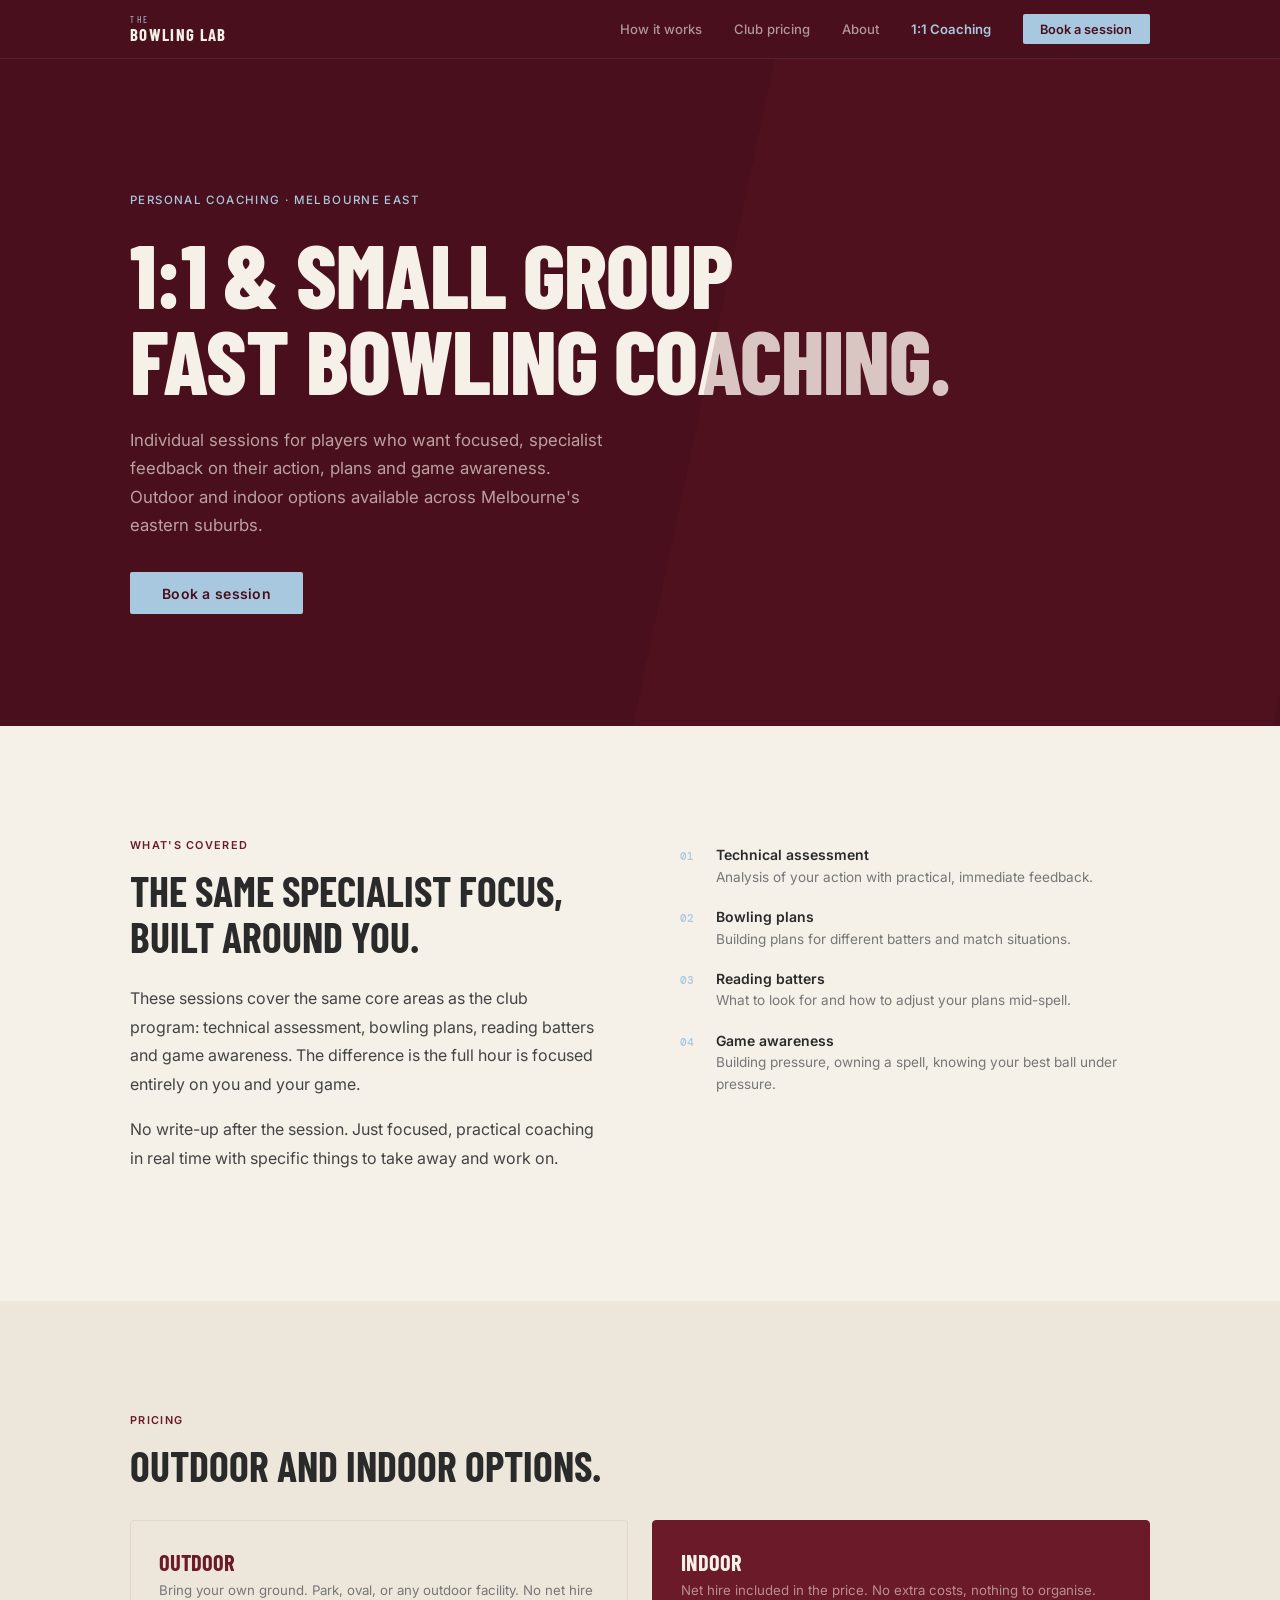
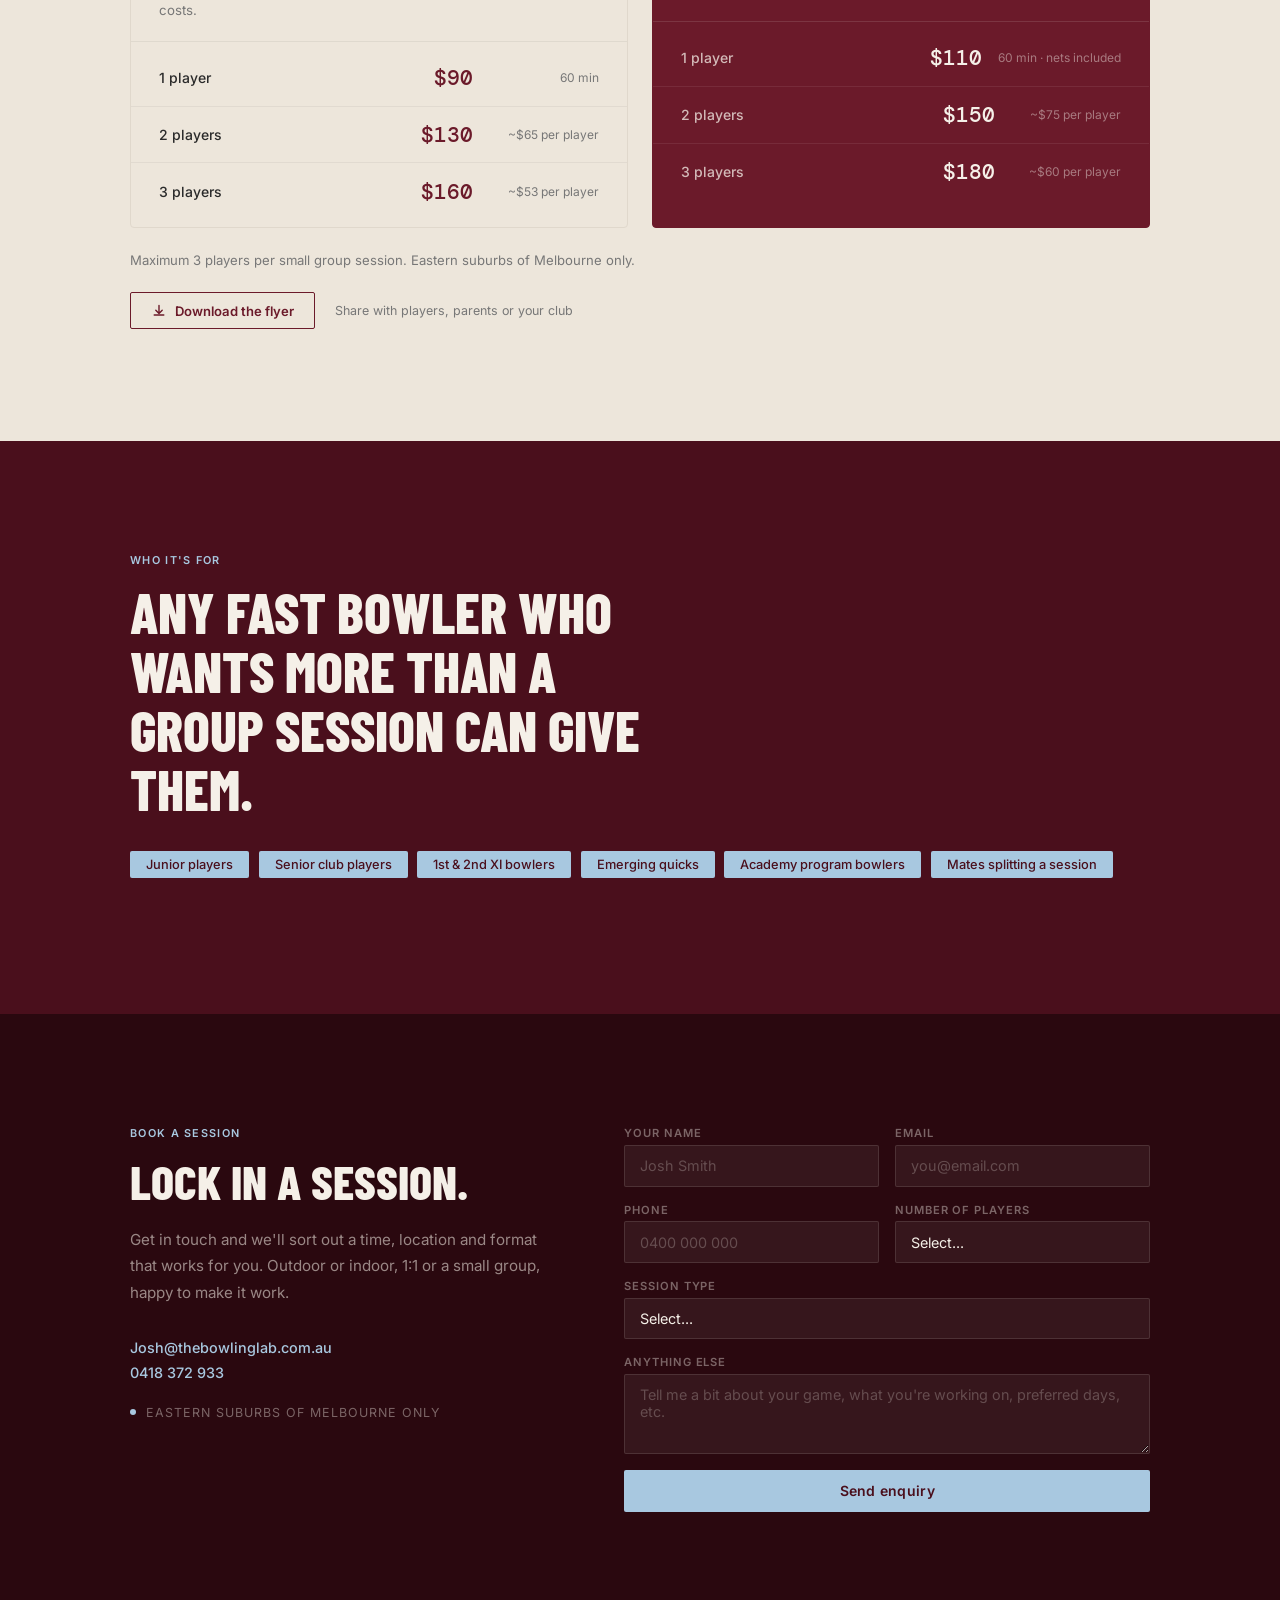
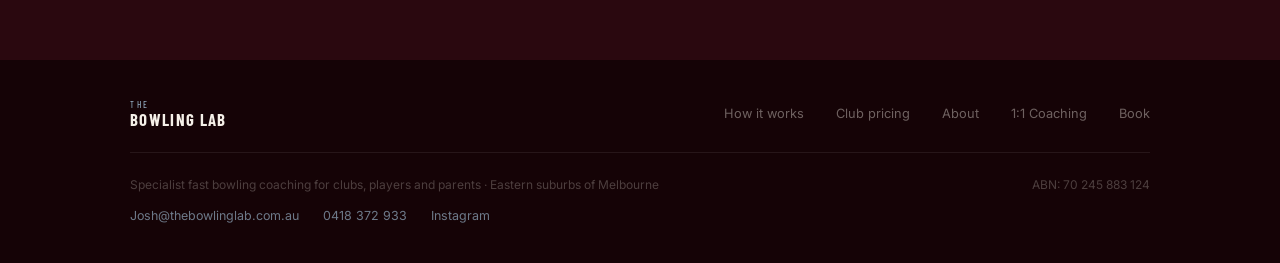
<file: coaching.html>
<!DOCTYPE html>
<html lang="en">
<head>
  <meta charset="UTF-8" />
  <meta name="viewport" content="width=device-width, initial-scale=1.0" />
  <title>1:1 &amp; Small Group Coaching, The Bowling Lab</title>
  <meta name="description" content="Personal fast bowling coaching sessions for individual players and small groups across Melbourne's eastern suburbs. Outdoor and indoor options available." />
  <link rel="preconnect" href="https://fonts.googleapis.com" />
  <link rel="preconnect" href="https://fonts.gstatic.com" crossorigin />
  <link href="https://fonts.googleapis.com/css2?family=Barlow+Condensed:wght@400;600;700;800&family=Inter:wght@400;500;600&family=DM+Mono:wght@400;500&display=swap" rel="stylesheet" />
  <link rel="stylesheet" href="style.css" />
  <link rel="icon" type="image/svg+xml" href="favicon.svg" />
</head>
<body>

  <!-- NAV -->
  <nav class="nav" id="nav">
    <div class="nav-inner">
      <a href="index.html" class="nav-logo">
        <span class="logo-the">THE</span>
        <span class="logo-main">BOWLING LAB</span>
      </a>
      <div class="nav-links">
        <a href="index.html#how">How it works</a>
        <a href="index.html#pricing">Club pricing</a>
        <a href="index.html#about">About</a>
        <a href="coaching.html" class="nav-active">1:1 Coaching</a>
        <a href="#contact" class="nav-cta">Book a session</a>
      </div>
      <button class="nav-burger" id="navBurger" aria-label="Open menu">
        <span></span><span></span><span></span>
      </button>
    </div>
    <div class="nav-mobile" id="navMobile">
      <a href="index.html#how" onclick="closeMobile()">How it works</a>
      <a href="index.html#pricing" onclick="closeMobile()">Club pricing</a>
      <a href="index.html#about" onclick="closeMobile()">About</a>
      <a href="coaching.html" onclick="closeMobile()">1:1 Coaching</a>
      <a href="#contact" class="mobile-cta" onclick="closeMobile()">Book a session</a>
    </div>
  </nav>

  <!-- HERO -->
  <section class="coaching-hero">
    <div class="container">
      <p class="eyebrow">Personal coaching · Melbourne East</p>
      <h1 class="coaching-h1">1:1 &amp; Small Group<br>Fast Bowling Coaching.</h1>
      <p class="coaching-hero-sub">Individual sessions for players who want focused, specialist feedback on their action, plans and game awareness. Outdoor and indoor options available across Melbourne's eastern suburbs.</p>
      <a href="#contact" class="btn-primary">Book a session</a>
    </div>
  </section>

  <!-- WHAT'S COVERED -->
  <section class="coaching-covered">
    <div class="container">
      <div class="coaching-covered-grid">
        <div>
          <p class="section-label">What's covered</p>
          <h2 class="section-h2">The same specialist focus, built around you.</h2>
          <p class="coaching-body">These sessions cover the same core areas as the club program: technical assessment, bowling plans, reading batters and game awareness. The difference is the full hour is focused entirely on you and your game.</p>
          <p class="coaching-body">No write-up after the session. Just focused, practical coaching in real time with specific things to take away and work on.</p>
        </div>
        <div class="coaching-list">
          <div class="coaching-item">
            <span class="inc-num">01</span>
            <div>
              <h3>Technical assessment</h3>
              <p>Analysis of your action with practical, immediate feedback.</p>
            </div>
          </div>
          <div class="coaching-item">
            <span class="inc-num">02</span>
            <div>
              <h3>Bowling plans</h3>
              <p>Building plans for different batters and match situations.</p>
            </div>
          </div>
          <div class="coaching-item">
            <span class="inc-num">03</span>
            <div>
              <h3>Reading batters</h3>
              <p>What to look for and how to adjust your plans mid-spell.</p>
            </div>
          </div>
          <div class="coaching-item">
            <span class="inc-num">04</span>
            <div>
              <h3>Game awareness</h3>
              <p>Building pressure, owning a spell, knowing your best ball under pressure.</p>
            </div>
          </div>
        </div>
      </div>
    </div>
  </section>

  <!-- PRICING -->
  <section class="coaching-pricing">
    <div class="container">
      <p class="section-label">Pricing</p>
      <h2 class="section-h2">Outdoor and indoor options.</h2>

      <div class="cp-grid">

        <!-- OUTDOOR -->
        <div class="cp-block">
          <div class="cp-block-header">
            <h3>Outdoor</h3>
            <p>Bring your own ground. Park, oval, or any outdoor facility. No net hire costs.</p>
          </div>
          <div class="cp-rows">
            <div class="cp-row">
              <span class="cp-label">1 player</span>
              <span class="cp-price">$90</span>
              <span class="cp-note">60 min</span>
            </div>
            <div class="cp-row">
              <span class="cp-label">2 players</span>
              <span class="cp-price">$130</span>
              <span class="cp-note">~$65 per player</span>
            </div>
            <div class="cp-row">
              <span class="cp-label">3 players</span>
              <span class="cp-price">$160</span>
              <span class="cp-note">~$53 per player</span>
            </div>
          </div>
        </div>

        <!-- INDOOR -->
        <div class="cp-block cp-block--featured">
          <div class="cp-block-header">
            <h3>Indoor</h3>
            <p>Net hire included in the price. No extra costs, nothing to organise.</p>
          </div>
          <div class="cp-rows">
            <div class="cp-row">
              <span class="cp-label">1 player</span>
              <span class="cp-price">$110</span>
              <span class="cp-note">60 min · nets included</span>
            </div>
            <div class="cp-row">
              <span class="cp-label">2 players</span>
              <span class="cp-price">$150</span>
              <span class="cp-note">~$75 per player</span>
            </div>
            <div class="cp-row">
              <span class="cp-label">3 players</span>
              <span class="cp-price">$180</span>
              <span class="cp-note">~$60 per player</span>
            </div>
          </div>
        </div>

      </div>
      <p class="pricing-note">Maximum 3 players per small group session. Eastern suburbs of Melbourne only.</p>
      <div class="flyer-download" style="margin-top:1.5rem;">
        <a href="TBL_Individual_Flyer.pdf" download class="btn-download">
          <svg viewBox="0 0 20 20" fill="none" xmlns="http://www.w3.org/2000/svg" width="16" height="16">
            <path d="M10 3v10M6 9l4 4 4-4" stroke="currentColor" stroke-width="1.75" stroke-linecap="round" stroke-linejoin="round"/>
            <path d="M4 15h12" stroke="currentColor" stroke-width="1.75" stroke-linecap="round"/>
          </svg>
          Download the flyer
        </a>
        <span class="flyer-hint">Share with players, parents or your club</span>
      </div>
    </div>
  </section>

  <!-- WHO IT'S FOR -->
  <section class="coaching-who">
    <div class="container">
      <p class="section-label light">Who it's for</p>
      <h2 class="who-h2">Any fast bowler who wants more than a group session can give them.</h2>
      <div class="who-tags">
        <span class="tag">Junior players</span>
        <span class="tag">Senior club players</span>
        <span class="tag">1st &amp; 2nd XI bowlers</span>
        <span class="tag">Emerging quicks</span>
        <span class="tag">Academy program bowlers</span>
        <span class="tag">Mates splitting a session</span>
      </div>
    </div>
  </section>

  <!-- CONTACT -->
  <section class="contact" id="contact">
    <div class="container">
      <div class="contact-grid">
        <div class="contact-text">
          <p class="section-label light">Book a session</p>
          <h2 class="contact-h2">Lock in a session.</h2>
          <p class="contact-sub">Get in touch and we'll sort out a time, location and format that works for you. Outdoor or indoor, 1:1 or a small group, happy to make it work.</p>
          <div class="contact-links">
            <a href="mailto:Josh@thebowlinglab.com.au">Josh@thebowlinglab.com.au</a>
            <a href="tel:0418372933">0418 372 933</a>
          </div>
          <div class="contact-urgency">
            <span class="urgency-dot"></span>
            <span>Eastern suburbs of Melbourne only</span>
          </div>
        </div>
        <form class="contact-form" id="contactForm" novalidate>
          <div class="form-row">
            <div class="form-group">
              <label for="name">Your name</label>
              <input type="text" id="name" name="name" placeholder="Josh Smith" required />
            </div>
            <div class="form-group">
              <label for="email">Email</label>
              <input type="email" id="email" name="email" placeholder="you@email.com" required />
            </div>
          </div>
          <div class="form-row">
            <div class="form-group">
              <label for="phone">Phone</label>
              <input type="tel" id="phone" name="phone" placeholder="0400 000 000" />
            </div>
            <div class="form-group">
              <label for="players">Number of players</label>
              <select id="players" name="players">
                <option value="">Select...</option>
                <option value="1">1 player (1:1)</option>
                <option value="2">2 players</option>
                <option value="3">3 players</option>
              </select>
            </div>
          </div>
          <div class="form-group">
            <label for="format">Session type</label>
            <select id="format" name="format">
              <option value="">Select...</option>
              <option value="outdoor">Outdoor (no nets)</option>
              <option value="indoor">Indoor (nets included)</option>
              <option value="unsure">Not sure yet</option>
            </select>
          </div>
          <div class="form-group">
            <label for="message">Anything else</label>
            <textarea id="message" name="message" rows="3" placeholder="Tell me a bit about your game, what you're working on, preferred days, etc."></textarea>
          </div>
          <button type="submit" class="btn-primary btn-full">Send enquiry</button>
          <p class="form-success" id="formSuccess" aria-live="polite"></p>
        </form>
      </div>
    </div>
  </section>

  <!-- FOOTER -->
  <footer class="footer">
    <div class="container footer-inner">
      <div class="footer-top">
        <div class="footer-logo">
          <span class="logo-the">THE</span>
          <span class="logo-main">BOWLING LAB</span>
        </div>
        <div class="footer-nav">
          <a href="index.html#how">How it works</a>
          <a href="index.html#pricing">Club pricing</a>
          <a href="index.html#about">About</a>
          <a href="coaching.html">1:1 Coaching</a>
          <a href="#contact">Book</a>
        </div>
      </div>
      <div class="footer-bottom">
        <p>Specialist fast bowling coaching for clubs, players and parents · Eastern suburbs of Melbourne</p>
        <p>ABN: 70 245 883 124</p>
        <div class="footer-links">
          <a href="mailto:Josh@thebowlinglab.com.au">Josh@thebowlinglab.com.au</a>
          <a href="tel:0418372933">0418 372 933</a>
          <a href="https://instagram.com/the.bowlinglab" target="_blank" rel="noopener">Instagram</a>
        </div>
      </div>
    </div>
  </footer>

  <script src="main.js"></script>
</body>
</html>
</file>
<file: style.css>
/* ============================================================
   THE BOWLING LAB v2 — style.css
   Maroon #6B1A2A | Deep #4A0F1C | Blue #A8C8E0 | Cream #F5F0E8
   Display: Barlow Condensed | Body: Inter | Mono: DM Mono
   ============================================================ */

*, *::before, *::after { box-sizing: border-box; margin: 0; padding: 0; }

:root {
  --maroon:  #6B1A2A;
  --deep:    #4A0F1C;
  --darkest: #2A080F;
  --blue:    #A8C8E0;
  --cream:   #F5F0E8;
  --off:     #EDE6DB;
  --grey:    #2A2A2A;
  --mid:     #777777;
  --light:   #E0D8CC;

  --font-display: 'Barlow Condensed', sans-serif;
  --font-body:    'Inter', sans-serif;
  --font-mono:    'DM Mono', monospace;

  --max:  1100px;
  --pad:  clamp(1.25rem, 5vw, 2.5rem);
  --sec:  clamp(4rem, 9vw, 7rem);
}

html { scroll-behavior: smooth; }
body { font-family: var(--font-body); color: var(--grey); background: var(--cream); -webkit-font-smoothing: antialiased; }
a { color: inherit; text-decoration: none; }
img { display: block; max-width: 100%; }

/* ---- LAYOUT ---- */
.container { max-width: var(--max); margin: 0 auto; padding: 0 var(--pad); }

/* ---- TYPE ---- */
.section-label {
  font-size: 0.68rem; font-weight: 600; letter-spacing: 0.12em;
  text-transform: uppercase; color: var(--maroon); margin-bottom: 1rem;
}
.section-label.light { color: var(--blue); }

.section-h2 {
  font-family: var(--font-display);
  font-size: clamp(1.75rem, 3.5vw, 2.6rem);
  font-weight: 700; color: var(--grey); line-height: 1.1;
  text-transform: uppercase; margin-bottom: 1.5rem;
}

/* ---- BUTTONS ---- */
.btn-primary {
  display: inline-block; font-family: var(--font-body); font-size: 0.875rem;
  font-weight: 600; color: var(--deep); background: var(--blue);
  padding: 0.8rem 2rem; border-radius: 2px; border: none; cursor: pointer;
  transition: opacity 0.15s, transform 0.1s; letter-spacing: 0.02em;
}
.btn-primary:hover { opacity: 0.88; transform: translateY(-1px); }

.btn-ghost {
  display: inline-block; font-size: 0.875rem; font-weight: 500;
  color: rgba(245,240,232,0.75); border-bottom: 1px solid rgba(245,240,232,0.3);
  padding-bottom: 2px; transition: color 0.15s, border-color 0.15s;
}
.btn-ghost:hover { color: var(--cream); border-color: var(--cream); }

.btn-outline {
  display: inline-block; font-size: 0.8rem; font-weight: 600;
  color: var(--maroon); border: 1.5px solid var(--maroon);
  padding: 0.65rem 1.5rem; border-radius: 2px;
  transition: background 0.15s, color 0.15s;
}
.btn-outline:hover { background: var(--maroon); color: var(--cream); }

.btn-outline-dark {
  display: inline-block; font-size: 0.8rem; font-weight: 600;
  color: var(--cream); border: 1.5px solid rgba(245,240,232,0.3);
  padding: 0.65rem 1.5rem; border-radius: 2px;
  transition: border-color 0.15s;
}
.btn-outline-dark:hover { border-color: var(--cream); }

.btn-full { width: 100%; text-align: center; }

/* ============================================================
   URGENCY BAR
   ============================================================ */
.urgency-bar {
  background: var(--maroon); padding: 0.5rem var(--pad);
  display: flex; align-items: center; justify-content: center;
  gap: 1.5rem; flex-wrap: wrap;
  font-size: 0.78rem; color: rgba(245,240,232,0.85);
}
.urgency-bar a {
  color: var(--blue); font-weight: 600; white-space: nowrap;
  transition: opacity 0.15s;
}
.urgency-bar a:hover { opacity: 0.75; }

/* ============================================================
   NAV
   ============================================================ */
.nav {
  position: sticky; top: 0; z-index: 100;
  background: var(--deep);
  border-bottom: 1px solid rgba(168,200,224,0.1);
}

.nav-inner {
  max-width: var(--max); margin: 0 auto; padding: 0 var(--pad);
  height: 58px; display: flex; align-items: center; justify-content: space-between;
}

.nav-logo { display: flex; flex-direction: column; line-height: 1; gap: 1px; }
.logo-the  { font-family: var(--font-display); font-size: 0.58rem; font-weight: 400; letter-spacing: 0.28em; color: var(--blue); }
.logo-main { font-family: var(--font-display); font-size: 1.05rem; font-weight: 700; letter-spacing: 0.08em; color: var(--cream); }

.nav-links { display: flex; align-items: center; gap: 2rem; }
.nav-links a:not(.nav-cta) {
  font-size: 0.82rem; font-weight: 500; color: rgba(245,240,232,0.6);
  transition: color 0.15s;
}
.nav-links a:not(.nav-cta):hover { color: var(--cream); }

.nav-cta {
  font-size: 0.8rem; font-weight: 600; color: var(--deep);
  background: var(--blue); padding: 0.45rem 1.1rem; border-radius: 2px;
  transition: opacity 0.15s;
}
.nav-cta:hover { opacity: 0.85; }

.nav-burger { display: none; flex-direction: column; gap: 5px; background: none; border: none; cursor: pointer; padding: 4px; }
.nav-burger span { display: block; width: 22px; height: 2px; background: var(--cream); border-radius: 1px; transition: opacity 0.2s; }

.nav-mobile {
  display: none; flex-direction: column; background: var(--deep);
  border-top: 1px solid rgba(168,200,224,0.1); padding: 1rem var(--pad);
  gap: 0.75rem;
}
.nav-mobile.open { display: flex; }
.nav-mobile a { font-size: 0.95rem; color: rgba(245,240,232,0.7); padding: 0.4rem 0; }
.nav-mobile .mobile-cta { color: var(--blue); font-weight: 600; }

/* ============================================================
   HERO
   ============================================================ */
.hero {
  min-height: 100svh; position: relative; overflow: hidden;
  display: flex; align-items: center;
  background: var(--deep);
}

/* Graphic hero background */
.hero-graphic {
  position: absolute; inset: 0; pointer-events: none; overflow: hidden;
}

/* Giant faded FBC letterforms */
.hero-fbc {
  position: absolute; right: -2%; top: 50%; transform: translateY(-50%);
  font-family: var(--font-display); font-size: clamp(180px, 28vw, 340px);
  font-weight: 800; letter-spacing: -0.04em; line-height: 1;
  color: rgba(107,26,42,0.35); user-select: none;
  text-transform: uppercase;
}

/* Diagonal slash accent */
.hero-slash {
  position: absolute; top: -10%; right: 30%;
  width: 2px; height: 120%;
  background: linear-gradient(to bottom, transparent, rgba(168,200,224,0.12), transparent);
  transform: rotate(12deg);
}

/* Stumps */
.hero-stumps {
  position: absolute; right: 4%; bottom: 0;
  width: clamp(100px, 16vw, 220px); height: clamp(200px, 44vh, 440px);
  pointer-events: none; z-index: 1;
}
.stump {
  position: absolute; bottom: 0; width: 9%; height: 86%;
  background: rgba(107,26,42,0.6); border-radius: 2px 2px 0 0;
}
.s1 { left: 18%; } .s2 { left: 45.5%; } .s3 { left: 73%; }

.stump-text {
  position: absolute; top: 12%; left: 50%; transform: translateX(-50%);
  writing-mode: vertical-rl; text-orientation: mixed;
  font-family: var(--font-display); font-size: clamp(5px, 0.9vw, 10px);
  font-weight: 700; letter-spacing: 0.18em; text-transform: uppercase;
  color: rgba(245,240,232,0.55); white-space: nowrap; line-height: 1;
  pointer-events: none; user-select: none;
}

.bail {
  position: absolute; height: 3.5%; width: 36%; border-radius: 2px;
  background: var(--blue); opacity: 0.85;
}
.b1 { top: 13%; left: 17%; transform-origin: left center; animation: bail1 4s ease-out infinite 1s; }
.b2 { top: 11%; left: 44%; transform-origin: right center; animation: bail2 4s ease-out infinite 1s; }

@keyframes bail1 {
  0%,25%   { transform: rotate(0) translate(0,0); opacity: 0.85; }
  55%      { transform: rotate(-38deg) translate(-14px,-22px); opacity: 0.6; }
  80%,100% { transform: rotate(-38deg) translate(-14px,-22px); opacity: 0; }
}
@keyframes bail2 {
  0%,25%   { transform: rotate(0) translate(0,0); opacity: 0.85; }
  55%      { transform: rotate(30deg) translate(16px,-20px); opacity: 0.6; }
  80%,100% { transform: rotate(30deg) translate(16px,-20px); opacity: 0; }
}
@media (prefers-reduced-motion: reduce) { .bail { animation: none; } }

.hero-inner {
  position: relative; z-index: 2;
  padding-top: calc(var(--sec) * 0.8);
  padding-bottom: calc(var(--sec) * 0.8);
}

.eyebrow {
  font-size: 0.72rem; font-weight: 500; letter-spacing: 0.12em;
  text-transform: uppercase; color: var(--blue); margin-bottom: 1.5rem;
}

.hero-h1 {
  display: flex; flex-direction: column;
  font-family: var(--font-display);
  font-size: clamp(3.8rem, 11vw, 8.5rem);
  font-weight: 800; line-height: 0.93;
  text-transform: uppercase; letter-spacing: -0.01em;
  margin-bottom: 1.75rem;
}
.h1-line { color: var(--cream); }
.h1-accent { color: var(--blue); }

.hero-sub {
  font-size: clamp(0.95rem, 1.8vw, 1.1rem);
  color: rgba(245,240,232,0.65); line-height: 1.7;
  max-width: 40ch; margin-bottom: 2.25rem;
}

.hero-actions { display: flex; align-items: center; gap: 1.75rem; flex-wrap: wrap; }

.hero-scroll-hint {
  position: absolute; bottom: 2rem; left: var(--pad);
  display: flex; align-items: center; gap: 0.75rem; z-index: 2;
}
.hero-scroll-hint span {
  font-size: 0.68rem; letter-spacing: 0.14em; text-transform: uppercase;
  color: rgba(245,240,232,0.35); writing-mode: vertical-lr;
}
.scroll-line {
  width: 1px; height: 40px;
  background: linear-gradient(to bottom, rgba(245,240,232,0.35), transparent);
}

/* ============================================================
   PROOF BAR
   ============================================================ */
.proof-bar { background: var(--maroon); }
.proof-inner {
  display: flex; align-items: center; justify-content: center;
  gap: 0; flex-wrap: wrap;
}
.proof-item {
  display: flex; flex-direction: column; align-items: center;
  padding: 1.5rem 2.5rem; gap: 0.25rem;
}
.proof-num {
  font-family: var(--font-mono); font-size: clamp(1.6rem, 3vw, 2.2rem);
  font-weight: 500; color: var(--cream); line-height: 1;
}
.proof-label {
  font-size: 0.7rem; font-weight: 500; color: rgba(245,240,232,0.55);
  text-transform: uppercase; letter-spacing: 0.08em; text-align: center;
}
.proof-div { width: 1px; height: 40px; background: rgba(245,240,232,0.15); }

/* ============================================================
   HOW IT WORKS
   ============================================================ */
.how { padding: var(--sec) 0; background: var(--cream); }

.how-grid {
  display: grid; grid-template-columns: 1fr 1fr;
  gap: 5rem; align-items: start;
}

.how-body {
  font-size: 1rem; line-height: 1.8; color: #444;
  margin-bottom: 1rem;
}
.how-body:last-child { margin-bottom: 0; }
.how-origin { font-style: italic; color: var(--mid); border-left: 2px solid var(--blue); padding-left: 1rem; }

.included-list { display: flex; flex-direction: column; gap: 1.25rem; }
.included-item { display: flex; gap: 1rem; align-items: flex-start; }

.inc-num {
  font-family: var(--font-mono); font-size: 0.7rem; font-weight: 500;
  color: var(--blue); flex-shrink: 0; margin-top: 3px;
  width: 20px;
}

.included-item h3 {
  font-size: 0.875rem; font-weight: 600; color: var(--grey); margin-bottom: 0.2rem;
}
.included-item p { font-size: 0.85rem; line-height: 1.6; color: var(--mid); }

/* ============================================================
   WHO
   ============================================================ */
.who { padding: var(--sec) 0; background: var(--deep); position: relative; overflow: hidden; }

.slash-bg {
  position: absolute; top: -20%; right: -10%;
  width: 60%; height: 140%;
  background: rgba(107,26,42,0.25);
  transform: skewX(-12deg);
  pointer-events: none;
}

.who-inner { position: relative; z-index: 1; }

.who-h2 {
  font-family: var(--font-display);
  font-size: clamp(2rem, 4.5vw, 3.5rem);
  font-weight: 800; color: var(--cream);
  text-transform: uppercase; line-height: 1.05;
  max-width: 20ch; margin-bottom: 2rem;
}

.who-tags { display: flex; flex-wrap: wrap; gap: 0.6rem; margin-bottom: 1.5rem; }
.tag {
  font-size: 0.8rem; font-weight: 500; color: var(--deep);
  background: var(--blue); padding: 0.4rem 1rem; border-radius: 2px;
}

.who-note { font-size: 0.9rem; color: rgba(245,240,232,0.5); line-height: 1.7; max-width: 46ch; }

/* ============================================================
   PRICING
   ============================================================ */
.pricing { padding: var(--sec) 0; background: var(--cream); }
.pricing .section-h2 { margin-bottom: 2.5rem; }

.pricing-grid {
  display: grid; grid-template-columns: repeat(3, 1fr);
  gap: 1px; background: var(--light);
  border: 1px solid var(--light); border-radius: 4px; overflow: hidden;
  margin-bottom: 1.5rem;
}

.price-card {
  background: white; padding: 2rem 1.75rem;
  display: flex; flex-direction: column; gap: 0;
}
.price-card--featured { background: var(--maroon); }

.price-badge {
  font-size: 0.68rem; font-weight: 600; letter-spacing: 0.1em;
  text-transform: uppercase; color: var(--blue);
  margin-bottom: 0.75rem;
}
.price-badge--light { color: rgba(245,240,232,0.6); }

.price-tier {
  font-size: 0.75rem; font-weight: 600; text-transform: uppercase;
  letter-spacing: 0.08em; color: var(--mid); margin-bottom: 0.6rem;
}
.price-card--featured .price-tier { color: rgba(245,240,232,0.55); }
.price-card--mid .price-tier { color: var(--mid); }

.price-amt {
  font-family: var(--font-mono); font-size: clamp(2.2rem, 4vw, 3rem);
  font-weight: 500; color: var(--maroon); line-height: 1;
  margin-bottom: 0.85rem;
}
.price-card--featured .price-amt { color: var(--cream); }

.price-desc {
  font-size: 0.83rem; line-height: 1.65; color: var(--mid);
  flex-grow: 1; margin-bottom: 1.5rem;
}
.price-card--featured .price-desc { color: rgba(245,240,232,0.6); }

.price-card .btn-outline { align-self: flex-start; }
.price-card--featured .btn-primary { margin-top: auto; }

.pricing-note { font-size: 0.82rem; color: var(--mid); }

/* ============================================================
   SESSION STEPS
   ============================================================ */
.session-steps { padding: var(--sec) 0; background: var(--off); }
.session-steps .section-h2 { margin-bottom: 3rem; }

.steps-grid {
  display: grid; grid-template-columns: 1fr auto 1fr auto 1fr;
  gap: 0; align-items: start;
}

.step {
  display: flex; flex-direction: column; align-items: flex-start; gap: 0.85rem;
  padding: 0 1.5rem;
}
.step:first-child { padding-left: 0; }
.step:last-child { padding-right: 0; }

.step-num {
  font-family: var(--font-mono); font-size: 0.7rem; font-weight: 500;
  color: var(--blue); letter-spacing: 0.08em;
}

.step-icon {
  width: 48px; height: 48px; color: var(--maroon);
}
.step-icon svg { width: 100%; height: 100%; }

.step h3 {
  font-family: var(--font-display); font-size: 1.25rem; font-weight: 700;
  color: var(--grey); text-transform: uppercase; line-height: 1.1;
}

.step p {
  font-size: 0.875rem; line-height: 1.7; color: var(--mid);
}

.step-arrow {
  font-size: 1.5rem; color: var(--blue); opacity: 0.4;
  align-self: center; padding: 0 0.5rem; margin-top: 2rem;
}

/* ============================================================
   FLYER DOWNLOAD
   ============================================================ */
.flyer-download {
  display: flex; align-items: center; gap: 1.25rem;
  margin-top: 1.5rem; flex-wrap: wrap;
}

.btn-download {
  display: inline-flex; align-items: center; gap: 0.5rem;
  font-size: 0.82rem; font-weight: 600; color: var(--maroon);
  border: 1.5px solid var(--maroon); padding: 0.6rem 1.25rem;
  border-radius: 2px; transition: background 0.15s, color 0.15s;
}
.btn-download:hover { background: var(--maroon); color: var(--cream); }
.btn-download svg { flex-shrink: 0; transition: transform 0.2s; }
.btn-download:hover svg { transform: translateY(2px); }

.flyer-hint { font-size: 0.78rem; color: var(--mid); }

/* ============================================================
   TESTIMONIALS
   ============================================================ */
.testimonials { padding: var(--sec) 0; background: var(--off); }

.testi-grid {
  display: grid; grid-template-columns: repeat(3, 1fr);
  gap: 1.5rem;
}

.testi-card {
  background: white; border-radius: 3px;
  padding: 1.75rem; display: flex; flex-direction: column;
  border-top: 3px solid var(--maroon);
}

.testi-quote {
  font-size: 0.9rem; line-height: 1.75; color: var(--grey);
  flex-grow: 1; margin-bottom: 1.25rem;
  font-style: italic;
}

.testi-attr { display: flex; flex-direction: column; gap: 0.15rem; }
.testi-name { font-size: 0.8rem; font-weight: 600; color: var(--maroon); }
.testi-club { font-size: 0.75rem; color: var(--mid); }

/* ============================================================
   ABOUT
   ============================================================ */
.about { padding: var(--sec) 0; background: var(--cream); }

.about-grid {
  display: grid; grid-template-columns: 1fr 1fr;
  gap: 5rem; align-items: start;
}

.portrait-frame {
  position: relative; border-radius: 6px; overflow: hidden;
  box-shadow: 0 12px 40px rgba(74,15,28,0.18);
}
.portrait-img {
  width: 100%; height: auto; display: block;
}
.portrait-badge {
  position: absolute; bottom: 0; left: 0; right: 0;
  background: var(--maroon); color: var(--cream);
  font-family: var(--font-display); font-size: 1rem; font-weight: 700;
  letter-spacing: 0.08em; text-transform: uppercase;
  padding: 0.75rem 1rem; text-align: center;
}

.about-body { font-size: 1rem; line-height: 1.8; color: #444; margin-bottom: 1.75rem; }

.creds { display: flex; flex-direction: column; gap: 0.9rem; margin-bottom: 2rem; }
.cred { display: flex; align-items: flex-start; gap: 0.75rem; font-size: 0.9rem; line-height: 1.5; color: var(--grey); }
.cred-dot { width: 6px; height: 6px; border-radius: 50%; background: var(--blue); flex-shrink: 0; margin-top: 0.45rem; }

.about-quote {
  font-family: var(--font-display); font-size: clamp(1.1rem, 2vw, 1.4rem);
  font-weight: 600; color: var(--maroon); line-height: 1.4;
  border-left: 3px solid var(--blue); padding-left: 1.25rem;
}

/* ============================================================
   INSTAGRAM
   ============================================================ */
.instagram { padding: var(--sec) 0; background: var(--deep); }

.insta-header {
  display: flex; align-items: flex-end; justify-content: space-between;
  margin-bottom: 1.5rem; flex-wrap: wrap; gap: 1rem;
}
.insta-handle {
  font-family: var(--font-display); font-size: 1.6rem; font-weight: 700;
  color: var(--cream); transition: opacity 0.15s;
}
.insta-handle:hover { opacity: 0.75; }

.curator-wrap { width: 100%; }
.curator-wrap .crt-feed { width: 100% !important; }

/* ============================================================
   CONTACT
   ============================================================ */
.contact { padding: var(--sec) 0; background: var(--darkest); }

.contact-grid {
  display: grid; grid-template-columns: 1fr 1fr;
  gap: 5rem; align-items: start;
}

.contact-h2 {
  font-family: var(--font-display);
  font-size: clamp(2rem, 4vw, 3rem);
  font-weight: 800; color: var(--cream);
  text-transform: uppercase; line-height: 1.05;
  margin-bottom: 1.25rem;
}

.contact-sub {
  font-size: 0.95rem; color: rgba(245,240,232,0.55);
  line-height: 1.75; margin-bottom: 2rem;
}

.contact-links { display: flex; flex-direction: column; gap: 0.5rem; margin-bottom: 1.5rem; }
.contact-links a {
  font-size: 0.9rem; color: var(--blue); font-weight: 500;
  transition: opacity 0.15s;
}
.contact-links a:hover { opacity: 0.75; }

.contact-urgency {
  display: flex; align-items: center; gap: 0.6rem;
  font-size: 0.78rem; color: rgba(245,240,232,0.4);
  text-transform: uppercase; letter-spacing: 0.08em;
}
.urgency-dot {
  width: 6px; height: 6px; border-radius: 50%;
  background: var(--blue); flex-shrink: 0;
  animation: pulse 2s infinite;
}
@keyframes pulse {
  0%,100% { opacity: 1; } 50% { opacity: 0.3; }
}

/* Form */
.contact-form { display: flex; flex-direction: column; gap: 1rem; }

.form-row { display: grid; grid-template-columns: 1fr 1fr; gap: 1rem; }

.form-group { display: flex; flex-direction: column; gap: 0.3rem; }

.form-group label {
  font-size: 0.7rem; font-weight: 600; text-transform: uppercase;
  letter-spacing: 0.08em; color: rgba(245,240,232,0.4);
}

.form-group input,
.form-group select,
.form-group textarea {
  font-family: var(--font-body); font-size: 0.9rem;
  color: var(--cream); background: rgba(245,240,232,0.06);
  border: 1px solid rgba(245,240,232,0.12); border-radius: 2px;
  padding: 0.7rem 0.9rem; outline: none;
  transition: border-color 0.15s; -webkit-appearance: none;
}
.form-group input::placeholder,
.form-group textarea::placeholder { color: rgba(245,240,232,0.25); }
.form-group input:focus,
.form-group select:focus,
.form-group textarea:focus { border-color: var(--blue); }
.form-group select option { background: var(--darkest); color: var(--cream); }
.form-group textarea { resize: vertical; min-height: 80px; }

.form-success { font-size: 0.875rem; color: var(--blue); min-height: 1.4em; text-align: center; }

/* ============================================================
   FOOTER
   ============================================================ */
.footer { background: #150306; padding: 2.5rem 0; }

.footer-top {
  display: flex; justify-content: space-between; align-items: center;
  padding-bottom: 1.5rem;
  border-bottom: 1px solid rgba(245,240,232,0.08);
  margin-bottom: 1.5rem; flex-wrap: wrap; gap: 1rem;
}

.footer-logo { display: flex; flex-direction: column; line-height: 1; gap: 2px; }

.footer-nav { display: flex; gap: 2rem; flex-wrap: wrap; }
.footer-nav a {
  font-size: 0.8rem; color: rgba(245,240,232,0.4);
  transition: color 0.15s;
}
.footer-nav a:hover { color: var(--cream); }

.footer-bottom {
  display: flex; justify-content: space-between; align-items: center;
  flex-wrap: wrap; gap: 1rem;
}
.footer-bottom p { font-size: 0.75rem; color: rgba(245,240,232,0.25); }

.footer-links { display: flex; gap: 1.5rem; flex-wrap: wrap; }
.footer-links a {
  font-size: 0.78rem; color: var(--blue); opacity: 0.6;
  transition: opacity 0.15s;
}
.footer-links a:hover { opacity: 1; }


/* ============================================================
   MID PAGE CTA
   ============================================================ */
.mid-cta {
  background: var(--maroon);
  padding: clamp(2.5rem, 6vw, 4rem) 0;
}

.mid-cta-inner {
  display: flex; align-items: center; justify-content: space-between;
  gap: 2.5rem; flex-wrap: wrap;
}

.mid-cta-h2 {
  font-family: var(--font-display);
  font-size: clamp(1.5rem, 3vw, 2.2rem);
  font-weight: 800; color: var(--cream);
  text-transform: uppercase; line-height: 1.1;
  margin-bottom: 0.6rem;
}

.mid-cta-sub {
  font-size: 0.9rem; color: rgba(245,240,232,0.65);
  line-height: 1.65; max-width: 44ch;
}

.mid-cta-actions {
  display: flex; flex-direction: column; gap: 0.75rem;
  flex-shrink: 0;
}

.btn-ghost-dark {
  display: inline-block; font-size: 0.82rem; font-weight: 600;
  color: rgba(245,240,232,0.7);
  border-bottom: 1px solid rgba(245,240,232,0.3);
  padding-bottom: 2px; text-align: center;
  transition: color 0.15s, border-color 0.15s;
}
.btn-ghost-dark:hover { color: var(--cream); border-color: var(--cream); }

@media (max-width: 700px) {
  .mid-cta-inner { flex-direction: column; align-items: flex-start; }
  .mid-cta-actions { flex-direction: row; flex-wrap: wrap; }
}


/* ============================================================
   HERO BALL ANIMATION
   ============================================================ */
.hero-ball {
  position: absolute;
  width: clamp(18px, 2.5vw, 28px);
  height: clamp(18px, 2.5vw, 28px);
  border-radius: 50%;
  background: #C0392B;
  border: 2px solid #922B21;
  box-shadow: inset -3px -2px 0 rgba(0,0,0,0.3);
  opacity: 0;
  pointer-events: none;
  z-index: 3;
}
.hero-ball::after {
  content: '';
  position: absolute;
  top: 3px; left: 5px; right: 5px; bottom: 3px;
  border-top: 1.5px solid rgba(255,255,255,0.25);
  border-radius: 50%;
  transform: rotate(-15deg);
}


/* Pricing contact block */
.pricing-contact {
  background: var(--white); border: 1px solid var(--light);
  border-radius: 4px; padding: 2.5rem;
  display: flex; align-items: center; justify-content: space-between;
  gap: 2rem; flex-wrap: wrap; margin-bottom: 1.5rem;
}

.pricing-contact-body {
  font-size: 1rem; line-height: 1.75; color: #444;
  max-width: 50ch;
}


/* ============================================================
   1:1 COACHING PAGE
   ============================================================ */

.nav-active {
  color: var(--blue) !important;
  font-weight: 600 !important;
}

.coaching-hero {
  background: var(--deep);
  padding: calc(var(--sec) * 1.2) 0 var(--sec);
  position: relative; overflow: hidden;
}
.coaching-hero::after {
  content: '';
  position: absolute; top: -10%; right: -5%;
  width: 50%; height: 120%;
  background: rgba(107,26,42,0.2);
  transform: skewX(-12deg);
  pointer-events: none;
}

.coaching-h1 {
  font-family: var(--font-display);
  font-size: clamp(2.8rem, 7vw, 6rem);
  font-weight: 800; color: var(--cream);
  text-transform: uppercase; line-height: 0.95;
  letter-spacing: -0.01em; margin-bottom: 1.5rem;
}
.coaching-h1 span { color: var(--blue); }

.coaching-hero-sub {
  font-size: clamp(0.95rem, 1.8vw, 1.05rem);
  color: rgba(245,240,232,0.65); line-height: 1.7;
  max-width: 44ch; margin-bottom: 2rem;
}

/* Covered section */
.coaching-covered {
  padding: var(--sec) 0; background: var(--cream);
}
.coaching-covered-grid {
  display: grid; grid-template-columns: 1fr 1fr;
  gap: 5rem; align-items: start;
}
.coaching-body {
  font-size: 1rem; line-height: 1.8; color: #444; margin-bottom: 1rem;
}
.coaching-list { display: flex; flex-direction: column; gap: 1.25rem; margin-top: 0.5rem; }
.coaching-item { display: flex; gap: 1rem; align-items: flex-start; }
.coaching-item h3 { font-size: 0.875rem; font-weight: 600; color: var(--grey); margin-bottom: 0.2rem; }
.coaching-item p { font-size: 0.85rem; line-height: 1.6; color: var(--mid); }

/* Pricing section */
.coaching-pricing { padding: var(--sec) 0; background: var(--off); }
.coaching-pricing .section-h2 { margin-bottom: 2rem; }

.cp-grid {
  display: grid; grid-template-columns: 1fr 1fr;
  gap: 1.5rem; margin-bottom: 1.5rem;
}

.cp-block {
  background: var(--white); border: 1px solid var(--light);
  border-radius: 4px; overflow: hidden;
}
.cp-block--featured {
  background: var(--maroon); border-color: var(--maroon);
}

.cp-block-header {
  padding: 1.75rem 1.75rem 1.25rem;
  border-bottom: 1px solid rgba(0,0,0,0.06);
}
.cp-block--featured .cp-block-header {
  border-bottom-color: rgba(245,240,232,0.12);
}

.cp-block-header h3 {
  font-family: var(--font-display); font-size: 1.4rem;
  font-weight: 700; text-transform: uppercase;
  color: var(--maroon); margin-bottom: 0.35rem;
}
.cp-block--featured .cp-block-header h3 { color: var(--cream); }

.cp-block-header p {
  font-size: 0.83rem; color: var(--mid); line-height: 1.5;
}
.cp-block--featured .cp-block-header p { color: rgba(245,240,232,0.55); }

.cp-rows { padding: 0.5rem 0; }

.cp-row {
  display: flex; align-items: center; gap: 1rem;
  padding: 0.9rem 1.75rem;
  border-bottom: 1px solid rgba(0,0,0,0.05);
}
.cp-block--featured .cp-row { border-bottom-color: rgba(245,240,232,0.08); }
.cp-row:last-child { border-bottom: none; }

.cp-label {
  font-size: 0.875rem; font-weight: 500; color: var(--grey); flex: 1;
}
.cp-block--featured .cp-label { color: rgba(245,240,232,0.75); }

.cp-price {
  font-family: var(--font-mono); font-size: 1.3rem;
  font-weight: 500; color: var(--maroon);
}
.cp-block--featured .cp-price { color: var(--cream); }

.cp-note {
  font-size: 0.75rem; color: var(--mid);
  text-align: right; min-width: 110px;
}
.cp-block--featured .cp-note { color: rgba(245,240,232,0.45); }

/* Who it's for */
.coaching-who {
  padding: var(--sec) 0; background: var(--deep);
}

/* Responsive */
@media (max-width: 860px) {
  .coaching-covered-grid { grid-template-columns: 1fr; gap: 2.5rem; }
  .cp-grid { grid-template-columns: 1fr; }
}


/* ============================================================
   ROLE SELECTOR
   ============================================================ */
.role-selector {
  margin-top: 2.5rem; margin-bottom: 2rem;
  position: relative; z-index: 2;
}

.role-label {
  font-size: 0.7rem; font-weight: 600; letter-spacing: 0.12em;
  text-transform: uppercase; color: rgba(245,240,232,0.4);
  margin-bottom: 1rem;
}

.role-cards {
  display: grid; grid-template-columns: repeat(3, 1fr);
  gap: 1rem; max-width: 780px;
}

.role-card {
  display: flex; flex-direction: column; gap: 0.6rem;
  background: rgba(245,240,232,0.07);
  border: 1px solid rgba(245,240,232,0.14);
  border-radius: 4px; padding: 1.5rem 1.5rem 1.6rem;
  transition: background 0.15s, border-color 0.15s, transform 0.12s;
  cursor: pointer;
}
.role-card:hover {
  background: rgba(245,240,232,0.13);
  border-color: rgba(168,200,224,0.5);
  transform: translateY(-3px);
}

.role-title {
  font-family: var(--font-display); font-size: 1.3rem; font-weight: 700;
  color: var(--cream); text-transform: uppercase; line-height: 1.1;
}

.role-desc {
  font-size: 0.83rem; color: rgba(245,240,232,0.55); line-height: 1.55;
  flex-grow: 1;
}

.role-cta {
  font-size: 0.75rem; font-weight: 600; color: var(--blue);
  letter-spacing: 0.04em; margin-top: 0.5rem;
}

@media (max-width: 700px) {
  .role-cards { grid-template-columns: 1fr; max-width: 100%; }
}


/* Single testimonial */
.testi-single {
  display: flex; justify-content: center;
}
.testi-card--large {
  max-width: 600px; width: 100%;
  padding: 2.5rem;
}
.testi-card--large .testi-quote {
  font-size: 1.15rem; line-height: 1.7;
}

/* Curator image-only override */
.crt-post-header,
.crt-post-footer,
.crt-post-text,
.crt-post-username,
.crt-post-date,
.crt-post-share,
.crt-post-likes,
.crt-logo { display: none !important; }

.crt-post-image-container { margin: 0 !important; border-radius: 0 !important; }
.crt-post { padding: 0 !important; border: none !important; border-radius: 2px !important; overflow: hidden; }


/* Pricing from row */
.pricing-from-row {
  display: flex; gap: 1px; background: var(--light);
  border: 1px solid var(--light); border-radius: 4px;
  overflow: hidden; margin-bottom: 1.5rem;
}
.pricing-from-item {
  flex: 1; background: var(--white);
  padding: 1.25rem 1.5rem;
  display: flex; flex-direction: column; gap: 0.35rem;
}
.pricing-from-label {
  font-size: 0.72rem; font-weight: 600; text-transform: uppercase;
  letter-spacing: 0.08em; color: var(--mid);
}
.pricing-from-price {
  font-family: var(--font-mono); font-size: 1.6rem;
  font-weight: 500; color: var(--maroon); line-height: 1;
}

@media (max-width: 540px) {
  .pricing-from-row { flex-direction: column; }
}

/* ============================================================
   RESPONSIVE
   ============================================================ */
@media (max-width: 900px) {
  .steps-grid { grid-template-columns: 1fr; gap: 2rem; }
  .step-arrow { display: none; }
  .step { padding: 0; }

  .how-grid,
  .about-grid,
  .contact-grid { grid-template-columns: 1fr; gap: 3rem; }

  .about-grid { grid-template-columns: 1fr; }
  .portrait-frame { max-width: 320px; aspect-ratio: 4/3; }

  .pricing-grid { grid-template-columns: 1fr; background: none; border: none; gap: 1rem; }
  .price-card { border: 1px solid var(--light); border-radius: 3px; }

  .testi-grid { grid-template-columns: 1fr; }

  .proof-inner { gap: 0; }
  .proof-item { padding: 1.25rem 1.5rem; }
  .proof-div { display: none; }

  .nav-links { display: none; }
  .nav-burger { display: flex; }

  .form-row { grid-template-columns: 1fr; }

  .hero-stumps { opacity: 0.2; }
}

@media (max-width: 540px) {
  .hero-stumps { display: none; }
  .proof-inner { display: grid; grid-template-columns: 1fr 1fr; }
  .proof-div { display: none; }
  .proof-item { border-bottom: 1px solid rgba(245,240,232,0.1); }
  .insta-header { flex-direction: column; align-items: flex-start; }
}
</file>
